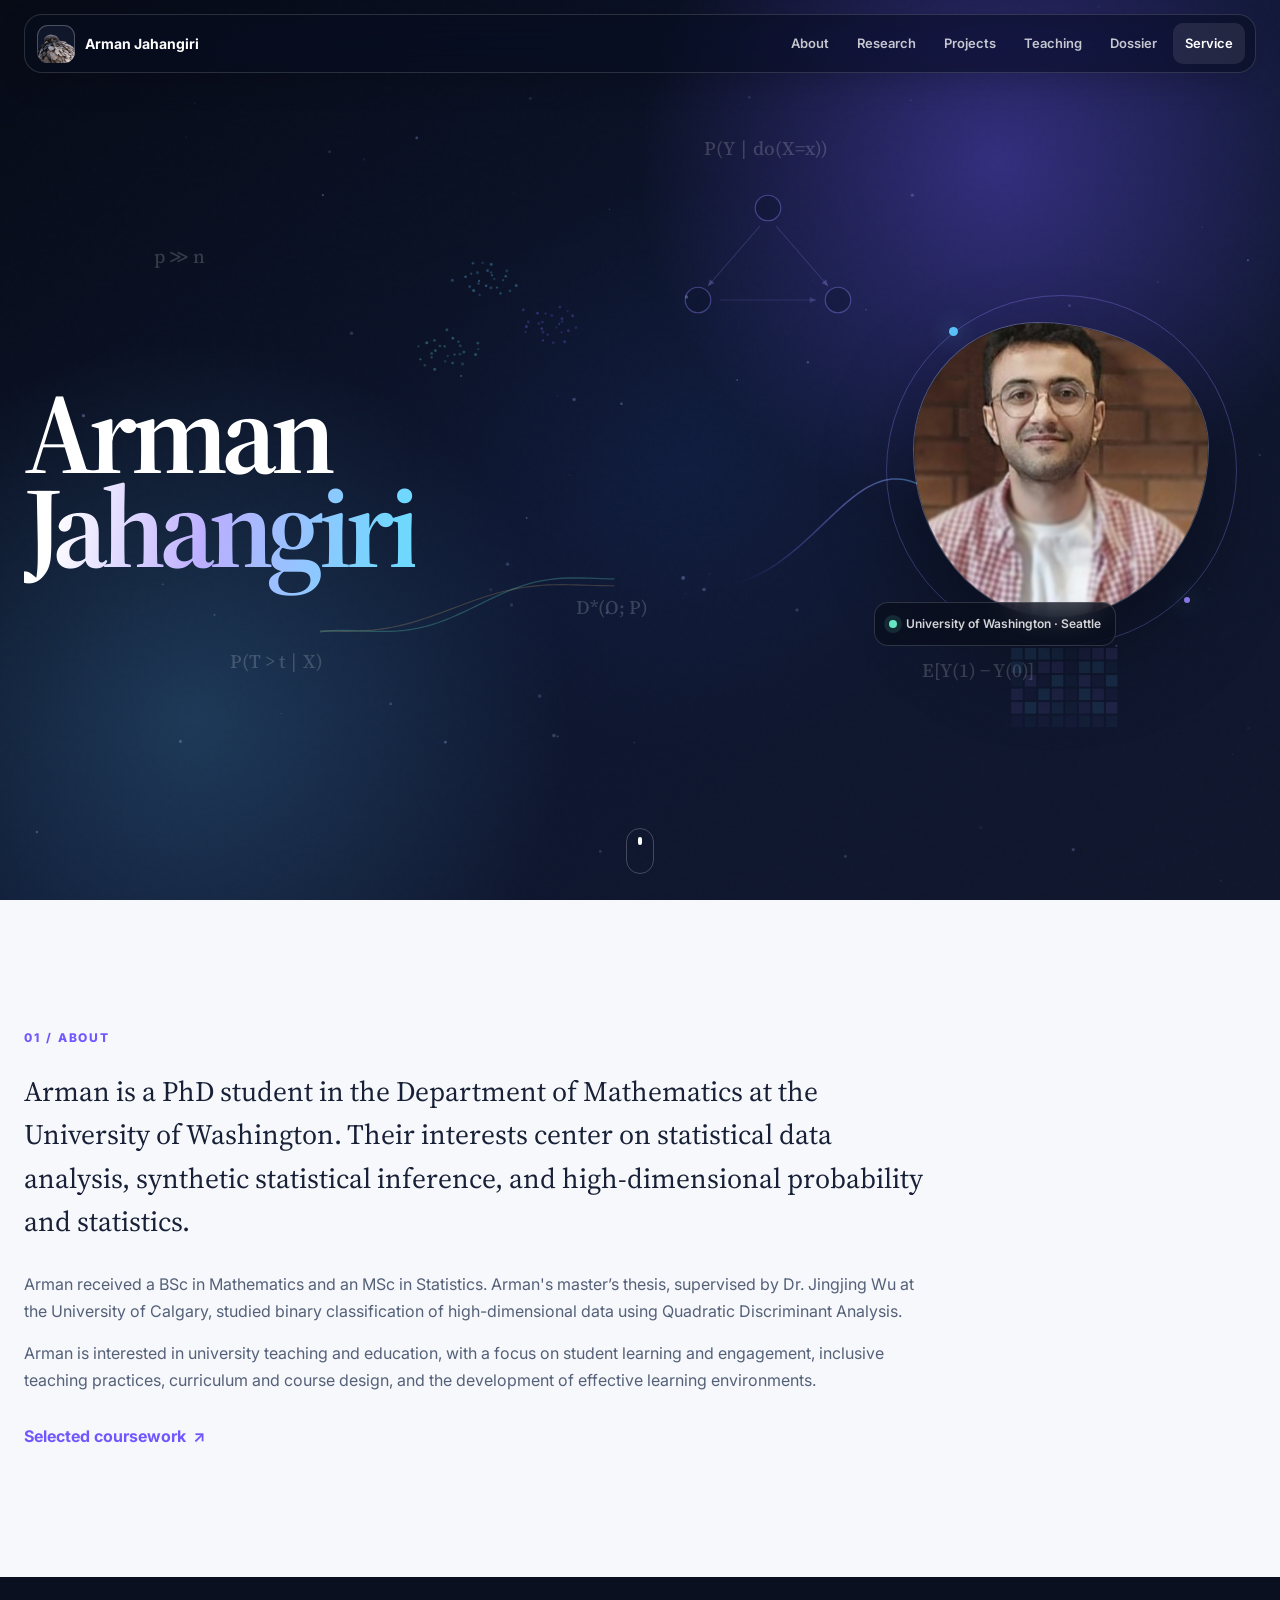
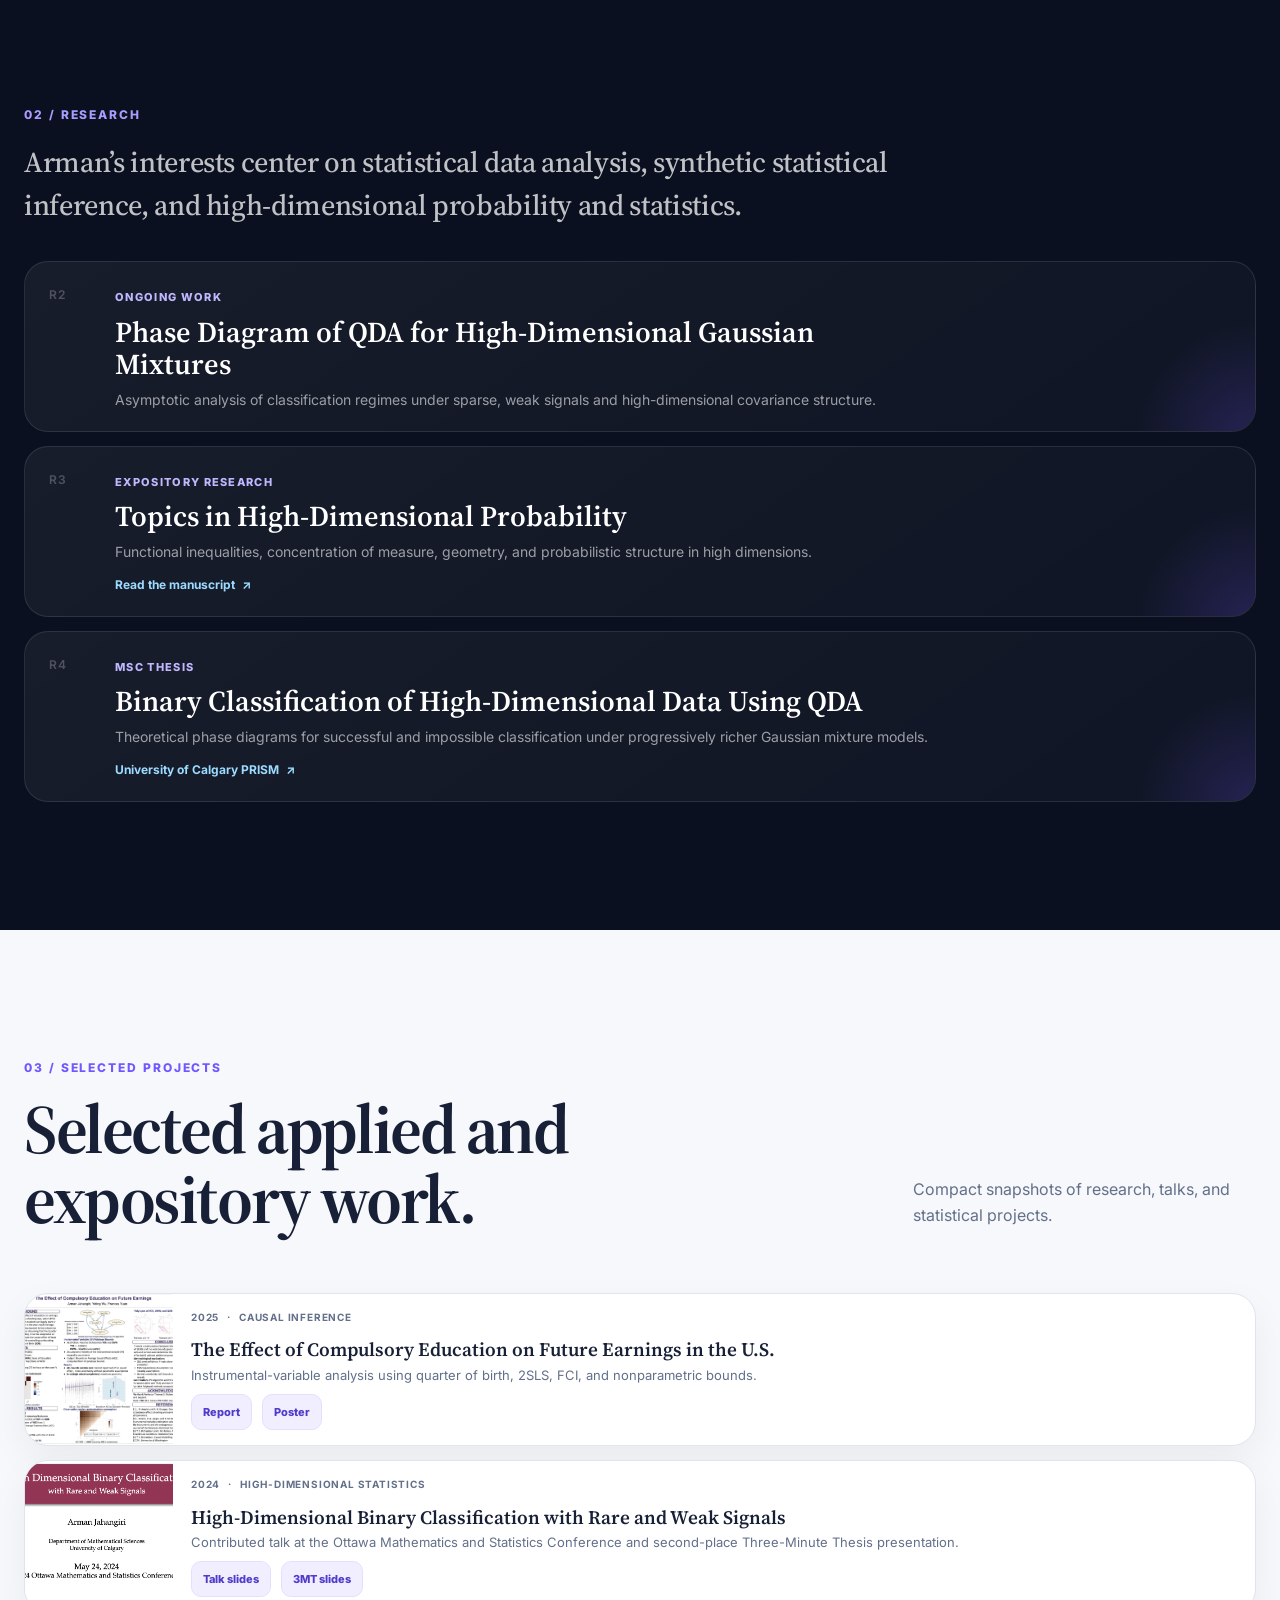
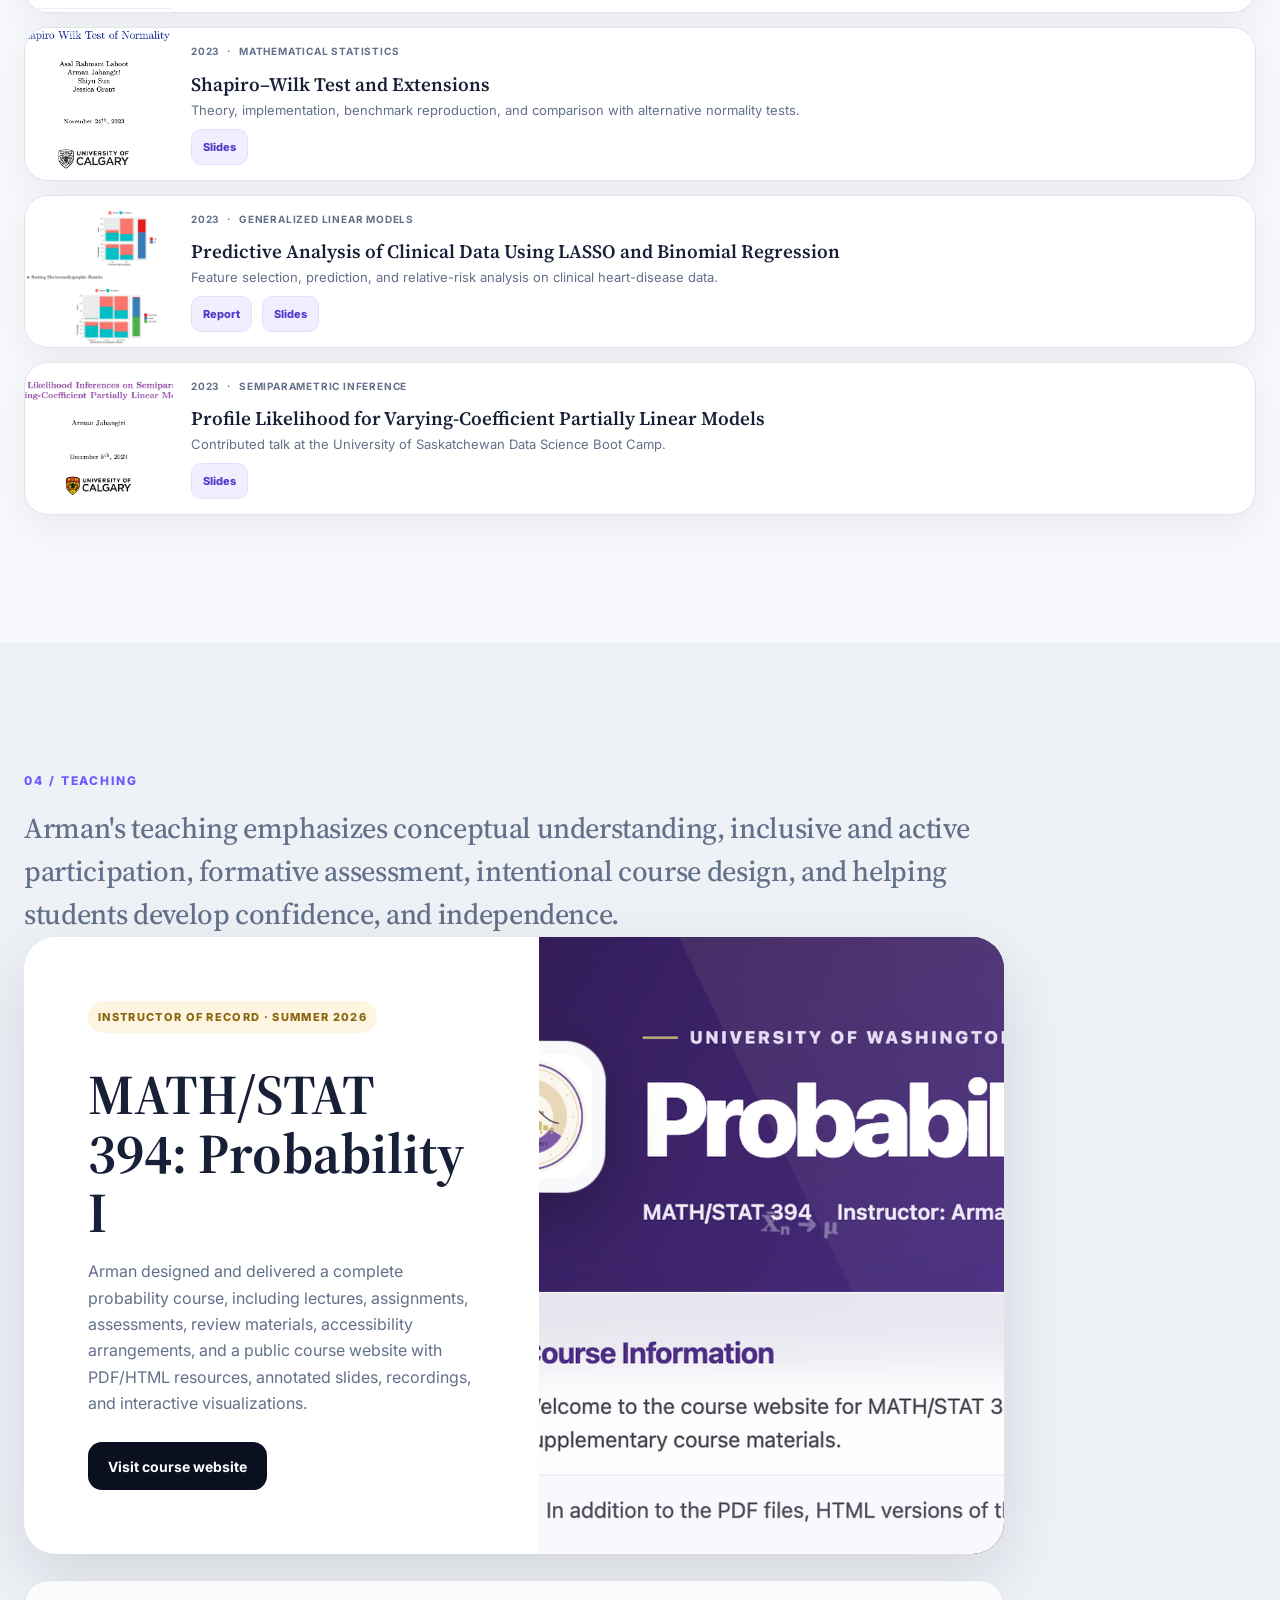
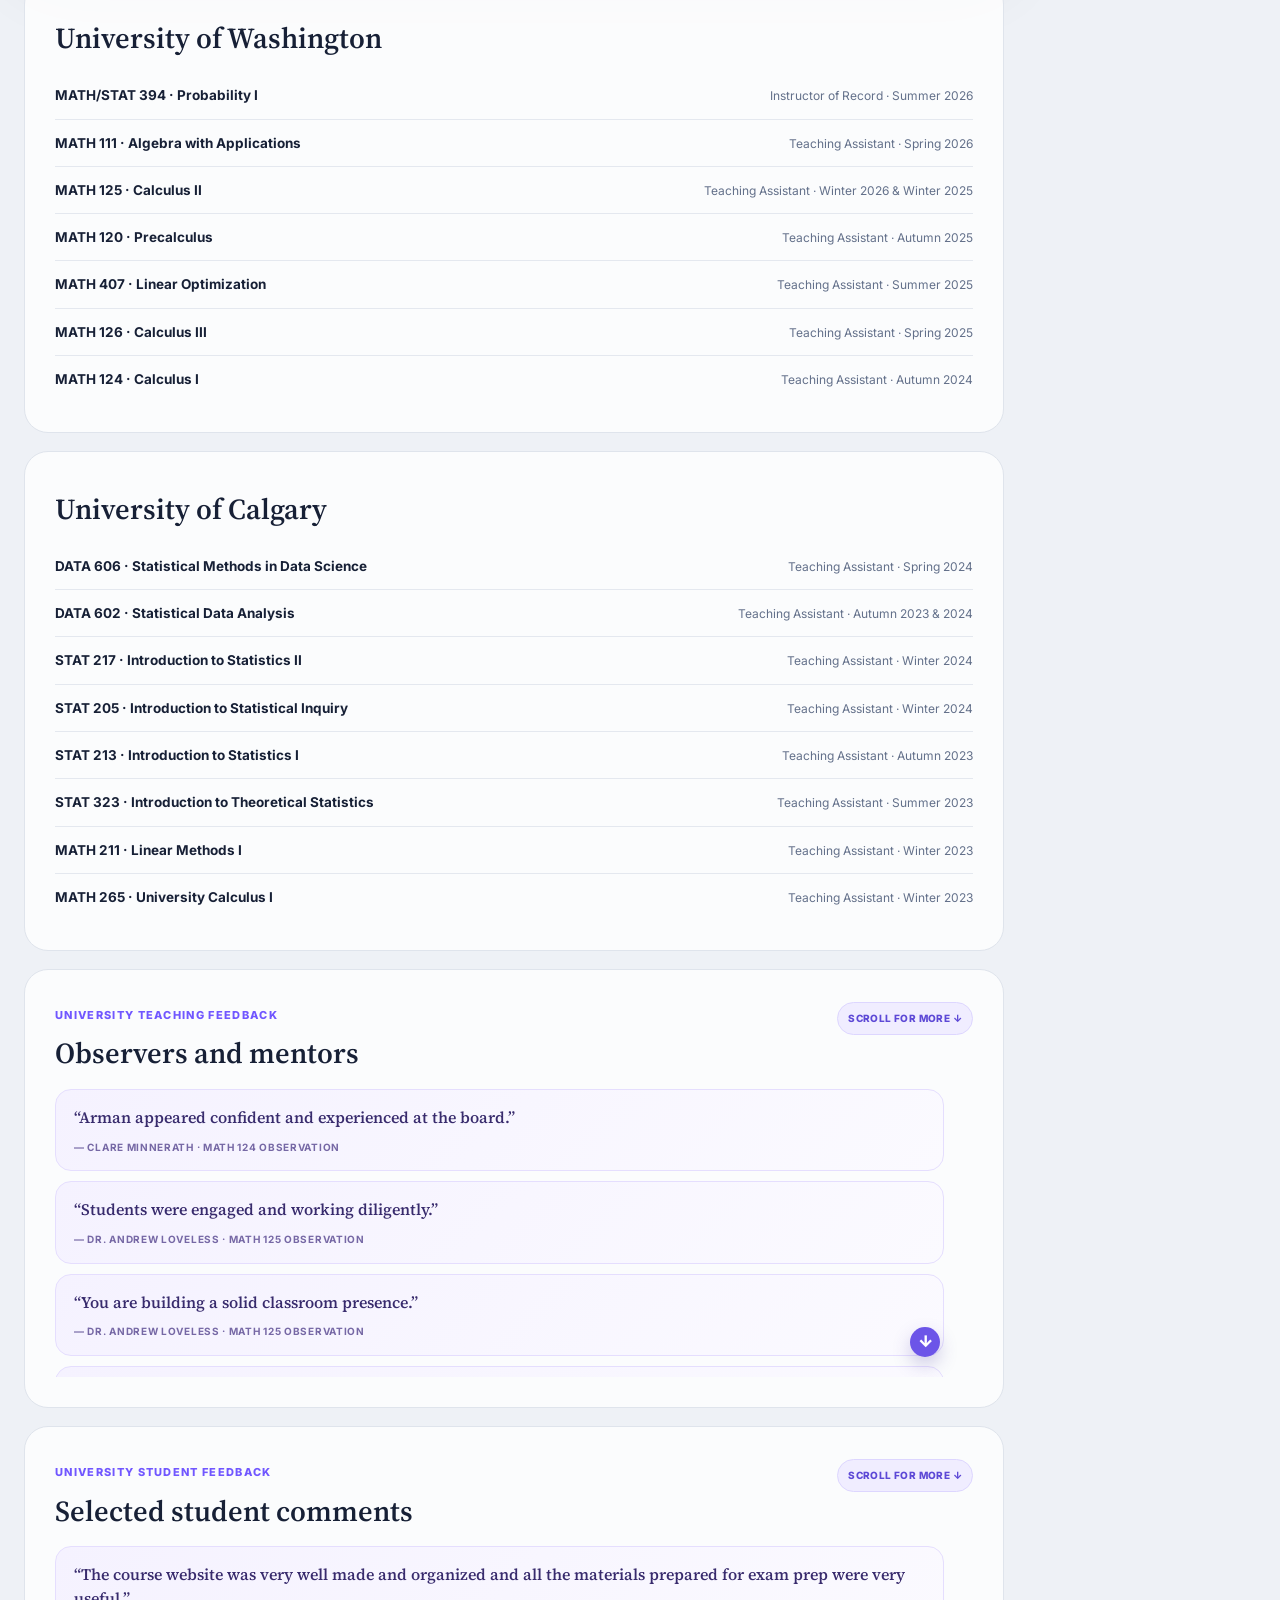
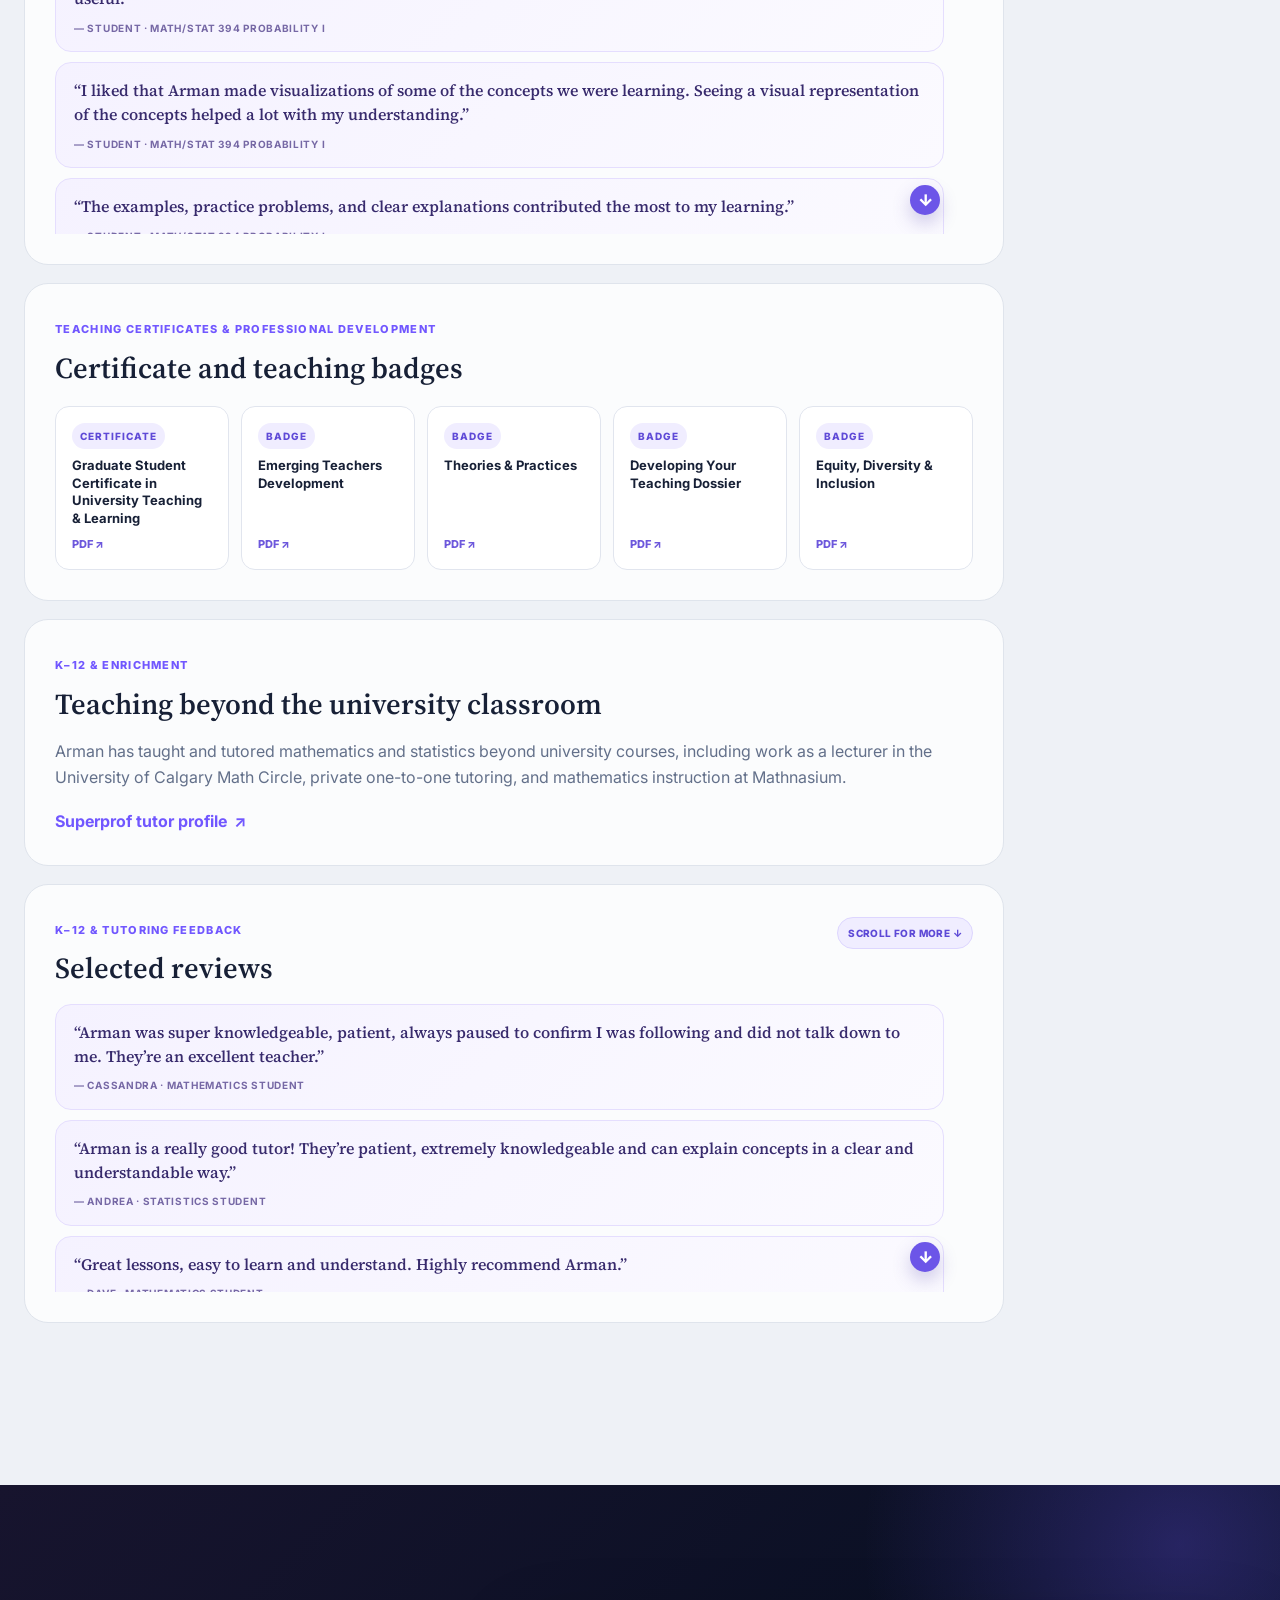
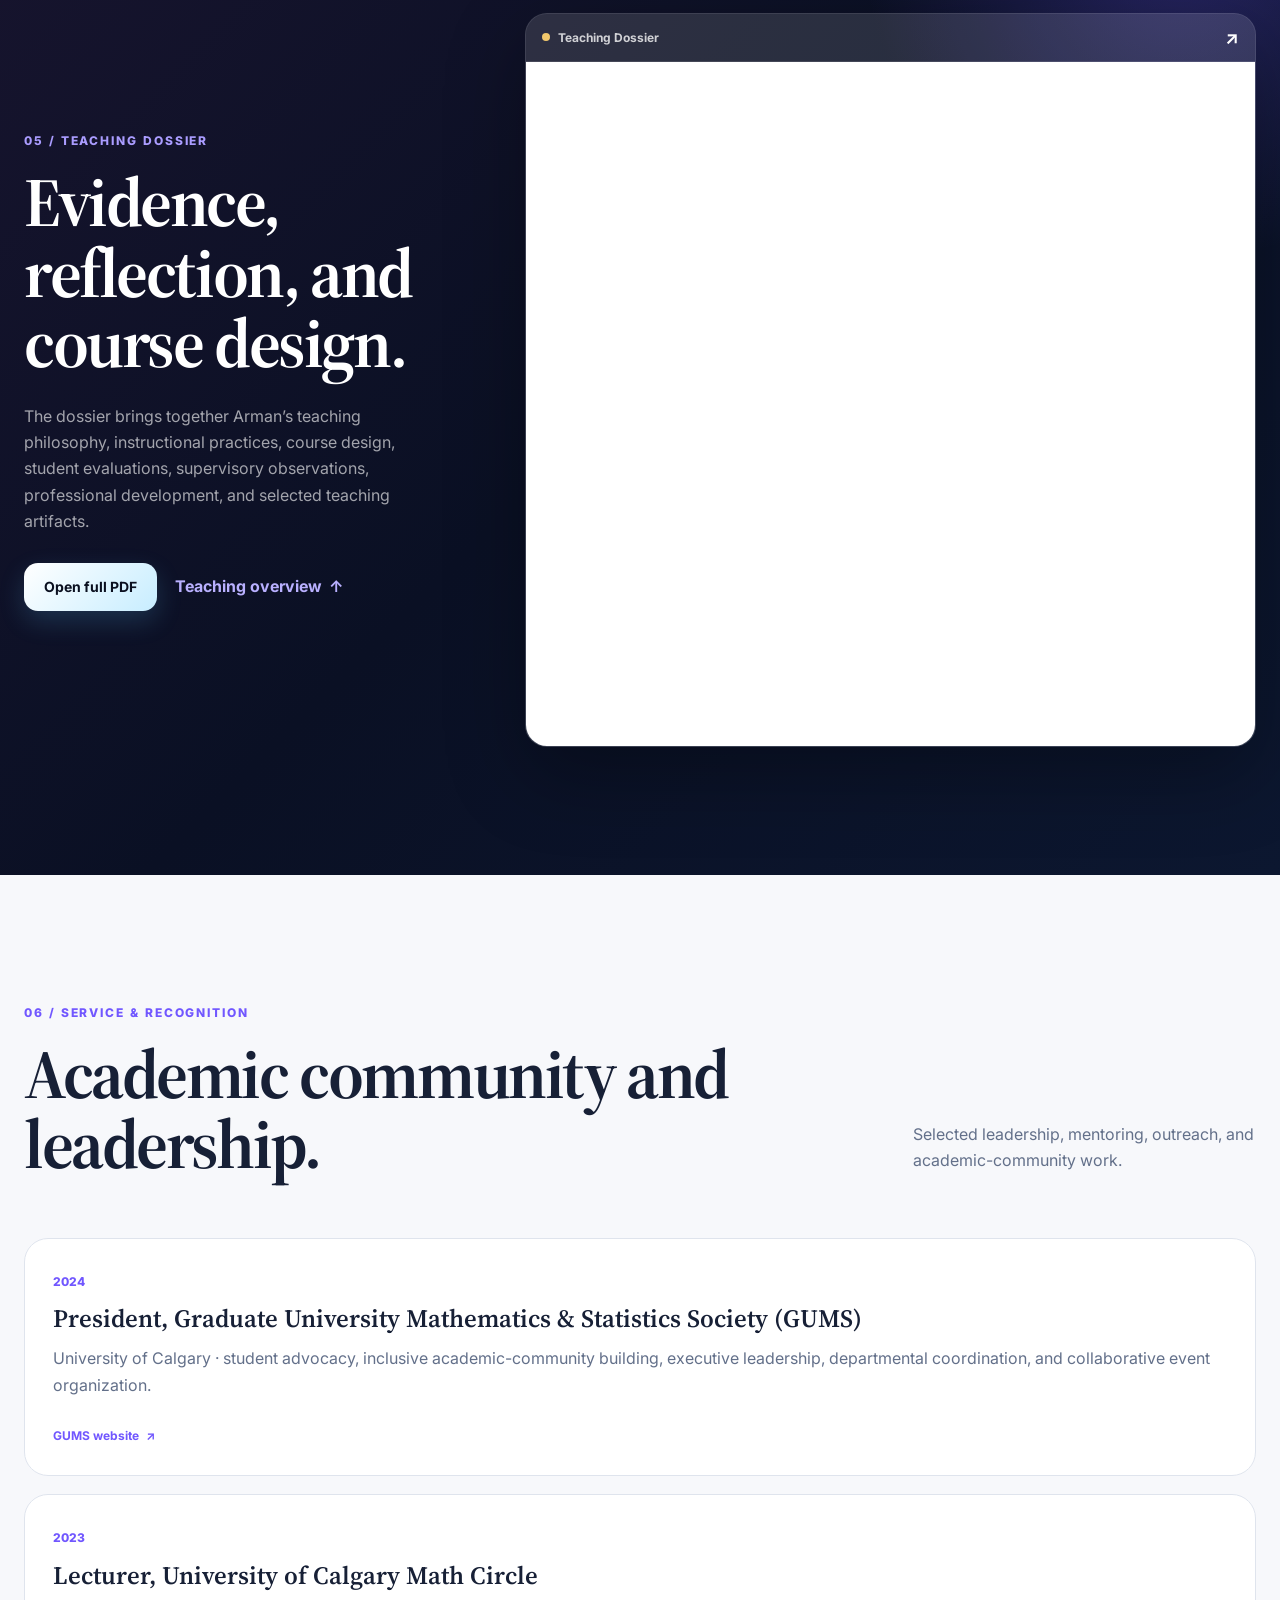
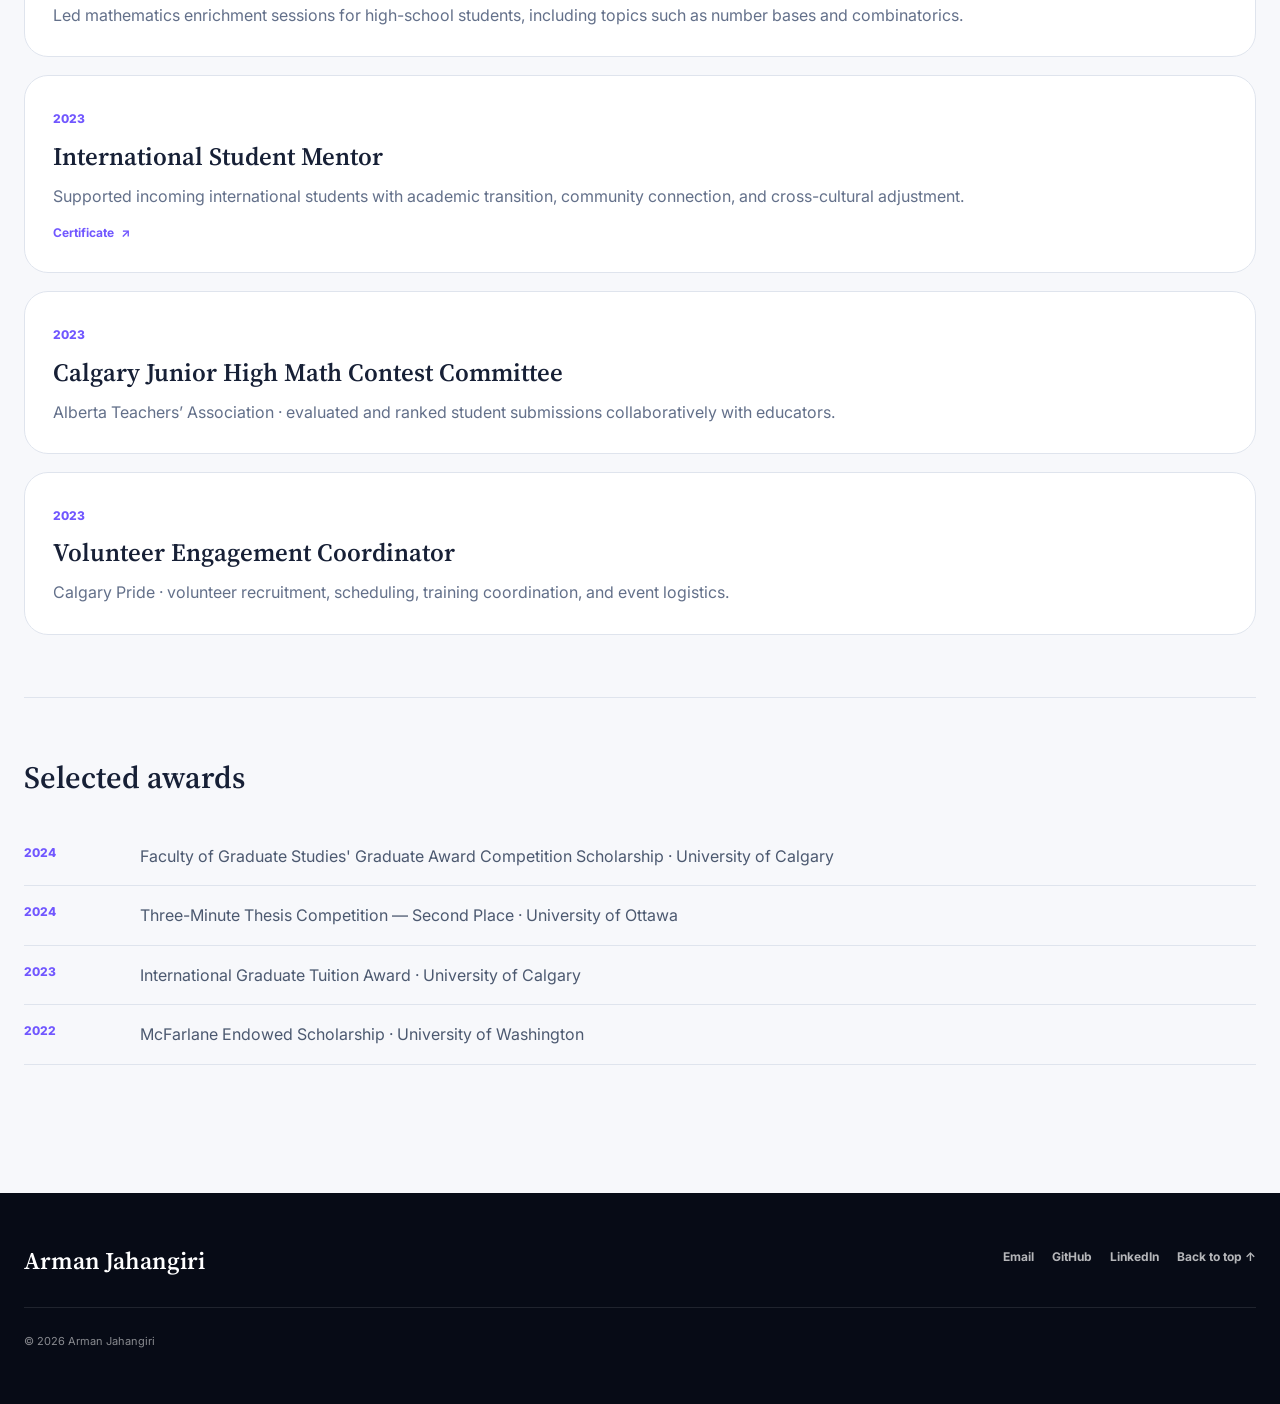
<file: site/index.html>
<!DOCTYPE html>

<html lang="en">
<head>
<meta charset="utf-8"/>
<meta content="width=device-width, initial-scale=1, viewport-fit=cover" name="viewport"/>
<meta content="#0b1020" name="theme-color"/>
<meta content="Arman Jahangiri — PhD student in Mathematics at the University of Washington. Interests in statistical data analysis, synthetic statistical inference, high-dimensional probability and statistics, and teaching." name="description"/>
<meta content="Arman Jahangiri" name="author"/>
<meta content="Arman Jahangiri" property="og:title"/>
<meta content="Research, teaching, projects, and academic community work in statistics, probability, mathematics, and education." property="og:description"/>
<meta content="website" property="og:type"/>
<meta content="https://armanjg.github.io/" property="og:url"/>
<meta content="https://armanjg.github.io/assets/images/profile/arman-jahangiri.png" property="og:image"/>
<link href="https://armanjg.github.io/" rel="canonical"/>
<link href="assets/images/profile/parakeet-brand.png" rel="icon" type="image/png"/>
<link href="https://fonts.googleapis.com" rel="preconnect"/>
<link crossorigin="" href="https://fonts.gstatic.com" rel="preconnect"/>
<link href="https://fonts.googleapis.com/css2?family=Inter:wght@400;500;600;700;800&amp;family=Source+Serif+4:opsz,wght@8..60,500;8..60,650&amp;display=swap" rel="stylesheet"/>
<link href="assets/css/styles.css" rel="stylesheet"/>
<title>Arman Jahangiri</title>
<script type="application/ld+json">
  {
    "@context": "https://schema.org",
    "@type": "Person",
    "name": "Arman Jahangiri",
    "url": "https://armanjg.github.io/",
    "image": "https://armanjg.github.io/assets/images/profile/arman-jahangiri.png",
    "jobTitle": "PhD Student in Mathematics",
    "affiliation": {
      "@type": "CollegeOrUniversity",
      "name": "University of Washington"
    },
    "sameAs": [
      "https://github.com/armanjg",
      "https://www.linkedin.com/in/arman-jahangiri",
      "https://math.washington.edu/people/arman-jahangiri"
    ]
  }
  </script>
</head>
<body>
<div aria-hidden="true" class="page-top-anchor" id="top"></div>
<a class="skip-link" href="#main">Skip to content</a>
<header class="site-header">
<nav aria-label="Main navigation" class="nav-shell">
<a aria-label="Arman Jahangiri — home" class="brand" data-scroll-top="" href="#top">
<span class="brand-mark"><img alt="" aria-hidden="true" src="assets/images/profile/parakeet-brand.png"/></span>
<span class="brand-name">Arman Jahangiri</span>
</a>
<button aria-controls="nav-links" aria-expanded="false" aria-label="Open navigation" class="nav-toggle">
<span></span><span></span><span></span>
</button>
<div class="nav-links" id="nav-links">
<a href="#about">About</a>
<a href="#research">Research</a>
<a href="#projects">Projects</a>
<a href="#teaching">Teaching</a>
<a href="#dossier">Dossier</a>
<a href="#service">Service</a>
</div>
</nav>
</header>
<main id="main">
<section aria-labelledby="hero-title" class="hero">
<canvas aria-hidden="true" id="data-field"></canvas>
<div aria-hidden="true" class="hero-noise"></div>
<div aria-hidden="true" class="math-floaters">
<span class="mf mf-1">P(Y ∣ do(X=x))</span>
<span class="mf mf-2">E[Y(1) − Y(0)]</span>
<span class="mf mf-3">D*(O; P)</span>
<span class="mf mf-4">p ≫ n</span>
<span class="mf mf-5">P(T &gt; t ∣ X)</span>
<span class="mf mf-6">√n(θ̂ − θ)</span>
</div>
<div class="hero-inner">
<div class="hero-copy reveal">

<h1 id="hero-title">Arman<br/><span>Jahangiri</span></h1>



</div>
<div class="hero-portrait-wrap reveal reveal-delay-1">
<div aria-hidden="true" class="portrait-orbit"></div>
<img alt="Portrait of Arman Jahangiri" class="hero-portrait" src="assets/images/profile/arman-jahangiri.png"/>
<div class="hero-status">
<span class="status-dot"></span>
<span>University of Washington · Seattle</span>
</div>
</div>
</div>
<a aria-label="Scroll to About section" class="scroll-cue" href="#about"><span></span></a>
</section>
<section class="section section-light" id="about">
<div class="section-shell about-grid about-grid-simple">
<div class="section-heading reveal">
<span class="section-kicker">01 / About</span>

</div>
<div class="about-copy reveal reveal-delay-1">
<p class="lead">Arman is a PhD student in the Department of Mathematics at the University of Washington. Their interests center on statistical data analysis, synthetic statistical inference, and high-dimensional probability and statistics.</p>
<p>Arman received a BSc in Mathematics and an MSc in Statistics. Arman's master’s thesis, supervised by Dr. Jingjing Wu at the University of Calgary, studied binary classification of high-dimensional data using Quadratic Discriminant Analysis.</p>
<p>Arman is interested in university teaching and education, with a focus on student learning and engagement, inclusive teaching practices, curriculum and course design, and the development of effective learning environments.</p>
<div class="about-links">
<a class="text-link" href="assets/documents/research/coursework.pdf" rel="noopener" target="_blank">Selected coursework <span>↗</span></a>
</div>
</div>
</div>
</section>
<section class="section section-ink" id="research">
<div class="section-shell">
<div class="section-heading section-heading-wide reveal section-heading-intro">
<div>
<span class="section-kicker">02 / Research</span>

<p class="section-intro-copy">Arman’s interests center on statistical data analysis, synthetic statistical inference, and high-dimensional probability and statistics.</p></div>

</div>
<div class="research-grid">
<article class="research-card reveal reveal-delay-1 research-card-row">
<div class="research-index">R2</div>
<div>
<span class="tag">Ongoing work</span>
<h3>Phase Diagram of QDA for High-Dimensional Gaussian Mixtures</h3>
<p>Asymptotic analysis of classification regimes under sparse, weak signals and high-dimensional covariance structure.</p>
</div>
</article>
<article class="research-card reveal research-card-row">
<div class="research-index">R3</div>
<div>
<span class="tag">Expository research</span>
<h3>Topics in High-Dimensional Probability</h3>
<p>Functional inequalities, concentration of measure, geometry, and probabilistic structure in high dimensions.</p>
<a class="card-link" href="assets/documents/research/topics-high-dimensional-probability.pdf" rel="noopener" target="_blank">Read the manuscript <span>↗</span></a>
</div>
</article>
<article class="research-card reveal reveal-delay-1 research-card-row">
<div class="research-index">R4</div>
<div>
<span class="tag">MSc thesis</span>
<h3>Binary Classification of High-Dimensional Data Using QDA</h3>
<p>Theoretical phase diagrams for successful and impossible classification under progressively richer Gaussian mixture models.</p>
<a class="card-link" href="https://hdl.handle.net/1880/121138" rel="noopener" target="_blank">University of Calgary PRISM <span>↗</span></a>
</div>
</article>
</div>
</div>
</section>
<section class="section section-light" id="projects">
<div class="section-shell">
<div class="section-heading section-heading-wide reveal">
<div>
<span class="section-kicker">03 / Selected Projects</span>
<h2>Selected applied and expository work.</h2>
</div>
<p>Compact snapshots of research, talks, and statistical projects.</p>
</div>
<div class="project-grid project-grid-single">
<article class="project-card project-card-compact reveal project-card-row">
<div class="project-image"><img alt="Preview of compulsory education project poster" loading="lazy" src="assets/images/previews/poster_preview.png"/></div>
<div class="project-body">
<div class="project-meta"><span>2025</span><span>Causal inference</span></div>
<h3>The Effect of Compulsory Education on Future Earnings in the U.S.</h3>
<p>Instrumental-variable analysis using quarter of birth, 2SLS, FCI, and nonparametric bounds.</p>
<div class="project-links">
<a href="assets/documents/projects/compulsory-education-report.pdf" rel="noopener" target="_blank">Report</a>
<a href="assets/documents/projects/compulsory-education-poster.pdf" rel="noopener" target="_blank">Poster</a>
</div>
</div>
</article>
<article class="project-card project-card-compact reveal project-card-row">
<div class="project-image"><img alt="Preview of high-dimensional classification talk" loading="lazy" src="assets/images/previews/omsc-slides_preview.png"/></div>
<div class="project-body">
<div class="project-meta"><span>2024</span><span>High-dimensional statistics</span></div>
<h3>High-Dimensional Binary Classification with Rare and Weak Signals</h3>
<p>Contributed talk at the Ottawa Mathematics and Statistics Conference and second-place Three-Minute Thesis presentation.</p>
<div class="project-links">
<a href="assets/documents/projects/high-dimensional-classification-omsc-slides.pdf" rel="noopener" target="_blank">Talk slides</a>
<a href="assets/documents/projects/high-dimensional-classification-3mt-slides.pdf" rel="noopener" target="_blank">3MT slides</a>
</div>
</div>
</article>
<article class="project-card project-card-compact reveal project-card-row">
<div class="project-image"><img alt="Preview of Shapiro-Wilk project slides" loading="lazy" src="assets/images/previews/shapiro-wilk-slides_preview.png"/></div>
<div class="project-body">
<div class="project-meta"><span>2023</span><span>Mathematical statistics</span></div>
<h3>Shapiro–Wilk Test and Extensions</h3>
<p>Theory, implementation, benchmark reproduction, and comparison with alternative normality tests.</p>
<div class="project-links"><a href="assets/documents/projects/shapiro-wilk-slides.pdf" rel="noopener" target="_blank">Slides</a></div>
</div>
</article>
<article class="project-card project-card-compact reveal project-card-row">
<div class="project-image"><img alt="Preview of GLM clinical data project" loading="lazy" src="assets/images/previews/glm-project-report_preview.png"/></div>
<div class="project-body">
<div class="project-meta"><span>2023</span><span>Generalized linear models</span></div>
<h3>Predictive Analysis of Clinical Data Using LASSO and Binomial Regression</h3>
<p>Feature selection, prediction, and relative-risk analysis on clinical heart-disease data.</p>
<div class="project-links">
<a href="assets/documents/projects/glm-clinical-data-report.pdf" rel="noopener" target="_blank">Report</a>
<a href="assets/documents/projects/glm-clinical-data-slides.pdf" rel="noopener" target="_blank">Slides</a>
</div>
</div>
</article>
<article class="project-card project-card-compact reveal project-card-row">
<div class="project-image"><img alt="Preview of semiparametric profile likelihood talk" loading="lazy" src="assets/images/previews/vcplm-slides_preview.png"/></div>
<div class="project-body">
<div class="project-meta"><span>2023</span><span>Semiparametric inference</span></div>
<h3>Profile Likelihood for Varying-Coefficient Partially Linear Models</h3>
<p>Contributed talk at the University of Saskatchewan Data Science Boot Camp.</p>
<div class="project-links"><a href="assets/documents/projects/vcplm-slides.pdf" rel="noopener" target="_blank">Slides</a></div>
</div>
</article>
</div>
</div>
</section>
<section class="section section-mist" id="teaching">
<div class="section-shell">
<div class="section-heading section-heading-wide reveal section-heading-intro">
<div>
<span class="section-kicker">04 / Teaching</span>

<p class="section-intro-copy">
Arman's teaching emphasizes conceptual understanding, inclusive and active participation, formative assessment, intentional course design, and helping students develop confidence, and independence.
</p>
</div>
<div class="teaching-feature reveal">
<div class="teaching-feature-copy">
<span class="tag tag-gold">Instructor of Record · Summer 2026</span>
<h3>MATH/STAT 394: Probability I</h3>
<p>Arman designed and delivered a complete probability course, including lectures, assignments, assessments, review materials, accessibility arrangements, and a public course website with PDF/HTML resources, annotated slides, recordings, and interactive visualizations.</p>
<a class="btn btn-dark" href="https://armanjg.github.io/MATH-394-Probability-1-v2/" rel="noopener" target="_blank">Visit course website</a>
</div>
<div class="teaching-feature-preview">
<img alt="Preview of the redesigned MATH/STAT 394 course website" loading="lazy" src="assets/images/previews/MATH394_preview.png"/>
</div>
</div>
<div class="teaching-stack">
<article class="teaching-panel reveal">
<h3>University of Washington</h3>
<ul class="timeline-list">
<li><strong>MATH/STAT 394 · Probability I</strong><span>Instructor of Record · Summer 2026</span></li>
<li><strong>MATH 111 · Algebra with Applications</strong><span>Teaching Assistant · Spring 2026</span></li>
<li><strong>MATH 125 · Calculus II</strong><span>Teaching Assistant · Winter 2026 &amp; Winter 2025</span></li>
<li><strong>MATH 120 · Precalculus</strong><span>Teaching Assistant · Autumn 2025</span></li>
<li><strong>MATH 407 · Linear Optimization</strong><span>Teaching Assistant · Summer 2025</span></li>
<li><strong>MATH 126 · Calculus III</strong><span>Teaching Assistant · Spring 2025</span></li>
<li><strong>MATH 124 · Calculus I</strong><span>Teaching Assistant · Autumn 2024</span></li>
</ul>
</article>
<article class="teaching-panel reveal">
<h3>University of Calgary</h3>
<ul class="timeline-list">
<li><strong>DATA 606 · Statistical Methods in Data Science</strong><span>Teaching Assistant · Spring 2024</span></li>
<li><strong>DATA 602 · Statistical Data Analysis</strong><span>Teaching Assistant · Autumn 2023 &amp; 2024</span></li>
<li><strong>STAT 217 · Introduction to Statistics II</strong><span>Teaching Assistant · Winter 2024</span></li>
<li><strong>STAT 205 · Introduction to Statistical Inquiry</strong><span>Teaching Assistant · Winter 2024</span></li>
<li><strong>STAT 213 · Introduction to Statistics I</strong><span>Teaching Assistant · Autumn 2023</span></li>
<li><strong>STAT 323 · Introduction to Theoretical Statistics</strong><span>Teaching Assistant · Summer 2023</span></li>
<li><strong>MATH 211 · Linear Methods I</strong><span>Teaching Assistant · Winter 2023</span></li>
<li><strong>MATH 265 · University Calculus I</strong><span>Teaching Assistant · Winter 2023</span></li>
</ul>
</article>
<article class="teaching-panel feedback-panel reveal">
<div class="panel-heading-row">
<div>
<span class="panel-label">University teaching feedback</span>
<h3>Observers and mentors</h3>
</div>
<span class="scroll-hint">Scroll for more ↓</span>
</div>
<div aria-label="Scrollable university teaching observer feedback" class="feedback-scroll feedback-scroll-window" tabindex="0">
<blockquote class="feedback-card">“Arman appeared confident and experienced at the board.”<cite>— Clare Minnerath · MATH 124 observation</cite></blockquote>
<blockquote class="feedback-card">“Students were engaged and working diligently.”<cite>— Dr. Andrew Loveless · MATH 125 observation</cite></blockquote>
<blockquote class="feedback-card">“You are building a solid classroom presence.”<cite>— Dr. Andrew Loveless · MATH 125 observation</cite></blockquote>
<blockquote class="feedback-card">“Effective and carefully prepared.”<cite>— Dr. Natalie Naehrig · MATH/STAT 394 observation</cite></blockquote>
<blockquote class="feedback-card">“Calm, well paced, and well matched to the course level.”<cite>— Dr. Natalie Naehrig · MATH/STAT 394 observation</cite></blockquote>
<blockquote class="feedback-card feedback-note">Teaching mentorship and professional-development guidance have also included Charles A. Camacho through UW’s TA-development community.<cite>— Teaching mentorship</cite></blockquote>
</div>
</article>
<article class="teaching-panel feedback-panel reveal">
<div class="panel-heading-row">
<div>
<span class="panel-label">University student feedback</span>
<h3>Selected student comments</h3>
</div>
<span class="scroll-hint">Scroll for more ↓</span>
</div>
<div aria-label="Scrollable university student feedback" class="feedback-scroll feedback-scroll-window" tabindex="0">
<blockquote class="feedback-card">“The course website was very well made and organized and all the materials prepared for exam prep were very useful.”<cite>— Student · MATH/STAT 394 Probability I</cite></blockquote>
<blockquote class="feedback-card">“I liked that Arman made visualizations of some of the concepts we were learning. Seeing a visual representation of the concepts helped a lot with my understanding.”<cite>— Student · MATH/STAT 394 Probability I</cite></blockquote>
<blockquote class="feedback-card">“The examples, practice problems, and clear explanations contributed the most to my learning.”<cite>— Student · MATH/STAT 394 Probability I</cite></blockquote>
<blockquote class="feedback-card">“Arman’s advanced understanding of mathematics gave a broader point of view towards the material comparatively to the curriculum itself.”<cite>— Student · MATH 120 Precalculus</cite></blockquote>
<blockquote class="feedback-card">“When Arman went over the test prep, I understood the material better.”<cite>— Student · MATH 120 Precalculus</cite></blockquote>
<blockquote class="feedback-card">“The problem walk-throughs were very helpful in my learning.”<cite>— Student · MATH 125 Calculus II</cite></blockquote>
<blockquote class="feedback-card">“The board explanations were really useful; learning the same thing in a different way helps to understand it better.”<cite>— Student · MATH 125 Calculus II</cite></blockquote>
<blockquote class="feedback-card">“Time spent going over problems was useful and clear.”<cite>— Student · MATH 126 Calculus III</cite></blockquote>
</div>
</article>
<article class="teaching-panel credentials-panel reveal">
<span class="panel-label">Teaching certificates &amp; professional development</span>
<h3>Certificate and teaching badges</h3>
<div class="credential-list">
<a href="assets/documents/teaching/certificates/university-teaching-learning-certificate.pdf" rel="noopener" target="_blank"><span>Certificate</span><strong>Graduate Student Certificate in University Teaching &amp; Learning</strong><em>PDF ↗</em></a>
<a href="assets/documents/teaching/certificates/emerging-teachers-development.pdf" rel="noopener" target="_blank"><span>Badge</span><strong>Emerging Teachers Development</strong><em>PDF ↗</em></a>
<a href="assets/documents/teaching/certificates/theories-practices.pdf" rel="noopener" target="_blank"><span>Badge</span><strong>Theories &amp; Practices</strong><em>PDF ↗</em></a>
<a href="assets/documents/teaching/certificates/teaching-dossier-badge.pdf" rel="noopener" target="_blank"><span>Badge</span><strong>Developing Your Teaching Dossier</strong><em>PDF ↗</em></a>
<a href="assets/documents/teaching/certificates/equity-diversity-inclusion.pdf" rel="noopener" target="_blank"><span>Badge</span><strong>Equity, Diversity &amp; Inclusion</strong><em>PDF ↗</em></a>
</div>
</article>
<article class="teaching-panel reveal">
<span class="panel-label">K–12 &amp; enrichment</span>
<h3>Teaching beyond the university classroom</h3>
<p>Arman has taught and tutored mathematics and statistics beyond university courses, including work as a lecturer in the University of Calgary Math Circle, private one-to-one tutoring, and mathematics instruction at Mathnasium.</p>
<div class="enrichment-links">
<a class="text-link" href="https://www.superprof.ca/phd-mathematics-experienced-instructor-committed-students-academic-excellence-through-individualized-approach.html" rel="noopener" target="_blank">Superprof tutor profile <span>↗</span></a>
</div>
</article>
<article class="teaching-panel feedback-panel reveal">
<div class="panel-heading-row">
<div>
<span class="panel-label">K–12 &amp; tutoring feedback</span>
<h3>Selected reviews</h3>
</div>
<span class="scroll-hint">Scroll for more ↓</span>
</div>
<div aria-label="Scrollable tutoring reviews" class="feedback-scroll feedback-scroll-window" tabindex="0">
<blockquote class="feedback-card">“Arman was super knowledgeable, patient, always paused to confirm I was following and did not talk down to me. They’re an excellent teacher.”<cite>— Cassandra · Mathematics student</cite></blockquote>
<blockquote class="feedback-card">“Arman is a really good tutor! They’re patient, extremely knowledgeable and can explain concepts in a clear and understandable way.”<cite>— Andrea · Statistics student</cite></blockquote>
<blockquote class="feedback-card">“Great lessons, easy to learn and understand. Highly recommend Arman.”<cite>— Dave · Mathematics student</cite></blockquote>
<blockquote class="feedback-card">“Arman’s thorough knowledge of the subject matter as well as their ability to provide invaluable insight into math methodology has enabled my son to apply Arman’s valuable instruction.”<cite>— Erik · Parent</cite></blockquote>
<blockquote class="feedback-card">“Arman is a great tutor. Very intelligent. They have been helping me prepare for my university classes, and are patient and explain solutions well.”<cite>— Steven · Mathematics student</cite></blockquote>
</div>
</article>
</div>
</div>
</section>
<section class="section section-dossier" id="dossier">
<div class="section-shell dossier-layout">
<div class="dossier-copy reveal">
<span class="section-kicker">05 / Teaching Dossier</span>
<h2>Evidence, reflection, and course design.</h2>
<p>The dossier brings together Arman’s teaching philosophy, instructional practices, course design, student evaluations, supervisory observations, professional development, and selected teaching artifacts.</p>
<div class="dossier-actions">
<a class="btn btn-primary" href="assets/documents/teaching/teaching-dossier.pdf" rel="noopener" target="_blank">Open full PDF</a>
<a class="text-link light-link" href="#teaching">Teaching overview <span>↑</span></a>
</div>
</div>
<div class="pdf-frame-wrap reveal reveal-delay-1">
<div class="pdf-frame-bar">
<span><span class="pdf-dot"></span> Teaching Dossier</span>
<a aria-label="Open Teaching Dossier in a new tab" href="assets/documents/teaching/teaching-dossier.pdf" rel="noopener" target="_blank">↗</a>
</div>
<iframe class="pdf-frame" src="assets/documents/teaching/teaching-dossier.pdf#view=FitH&amp;navpanes=0" title="Teaching Dossier PDF"></iframe>
</div>
</div>
</section>
<section class="section section-light" id="service">
<div class="section-shell">
<div class="section-heading section-heading-wide reveal">
<div>
<span class="section-kicker">06 / Service &amp; Recognition</span>
<h2>Academic community and leadership.</h2>
</div>
<p>Selected leadership, mentoring, outreach, and academic-community work.</p>
</div>
<div class="service-grid service-grid-single">
<article class="service-card service-card-rich reveal">
<div>
<span class="service-year">2024</span>
<h3>President, Graduate University Mathematics &amp; Statistics Society (GUMS)</h3>
<p>University of Calgary · student advocacy, inclusive academic-community building, executive leadership, departmental coordination, and collaborative event organization.</p>
<div class="service-links">
<span class="hover-photo-link">
<a class="card-link" href="https://sites.google.com/view/gumsuofc" rel="noopener" target="_blank">GUMS website <span>↗</span></a>
<span aria-hidden="true" class="hover-photo-preview gums-preview-card">
<span class="gums-preview-mark">GUMS</span>
<span>Graduate University of Calgary Mathematics &amp; Statistics Society</span>
<small>University of Calgary · 2024</small>
</span>
</span>
</div>
</div>
</article>
<article class="service-card reveal">
<span class="service-year">2023</span>
<h3>Lecturer, University of Calgary Math Circle</h3>
<p>Led mathematics enrichment sessions for high-school students, including topics such as number bases and combinatorics.</p>
</article>
<article class="service-card reveal">
<span class="service-year">2023</span>
<h3>International Student Mentor</h3>
<p>Supported incoming international students with academic transition, community connection, and cross-cultural adjustment.</p>
<a class="card-link" href="assets/documents/teaching/service/international-student-mentor.pdf" rel="noopener" target="_blank">Certificate <span>↗</span></a>
</article>
<article class="service-card reveal">
<span class="service-year">2023</span>
<h3>Calgary Junior High Math Contest Committee</h3>
<p>Alberta Teachers’ Association · evaluated and ranked student submissions collaboratively with educators.</p>
</article>
<article class="service-card reveal">
<span class="service-year">2023</span>
<h3>Volunteer Engagement Coordinator</h3>
<p>Calgary Pride · volunteer recruitment, scheduling, training coordination, and event logistics.</p>
</article>
</div>
<div class="awards reveal">
<h3>Selected awards</h3>
<div class="award-list">
<div><span>2024</span><p>Faculty of Graduate Studies' Graduate Award Competition Scholarship · University of Calgary</p></div>
<div><span>2024</span><p>Three-Minute Thesis Competition — Second Place · University of Ottawa</p></div>
<div><span>2023</span><p>International Graduate Tuition Award · University of Calgary</p></div>
<div><span>2022</span><p>McFarlane Endowed Scholarship · University of Washington</p></div>
</div>
</div>
</div>
</section>
</main>
<footer class="site-footer">
<div class="footer-shell">
<div>
<strong>Arman Jahangiri</strong>
</div>
<div class="footer-links">
<a href="mailto:armanjg@uw.edu">Email</a>
<a href="https://github.com/armanjg" rel="noopener" target="_blank">GitHub</a>
<a href="https://www.linkedin.com/in/arman-jahangiri" rel="noopener" target="_blank">LinkedIn</a>
<a data-scroll-top="" href="#top">Back to top ↑</a>
</div>
<p class="copyright">© <span id="year"></span> Arman Jahangiri</p>
</div>
</footer>
<script defer="" src="assets/js/main.js"></script>
</body>
</html>
</file>
<file: site/assets/css/styles.css>
:root {
  --ink: #0b1020;
  --ink-2: #121a31;
  --paper: #f7f8fb;
  --white: #ffffff;
  --text: #172036;
  --muted: #63708a;
  --line: #dfe4ed;
  --violet: #7157ff;
  --violet-2: #9a85ff;
  --blue: #5cc8ff;
  --gold: #f2c86c;
  --mint: #65e6c4;
  --radius-xl: 32px;
  --radius-lg: 24px;
  --radius-md: 16px;
  --shadow: 0 24px 70px rgba(11, 16, 32, 0.12);
  --max: 1240px;
}

* { box-sizing: border-box; }
html { scroll-behavior: smooth; scroll-padding-top: 84px; }
body {
  margin: 0;
  font-family: "Inter", system-ui, -apple-system, BlinkMacSystemFont, "Segoe UI", sans-serif;
  color: var(--text);
  background: var(--paper);
  line-height: 1.65;
  overflow-x: hidden;
}
a { color: inherit; }
img { max-width: 100%; display: block; }
button, a { -webkit-tap-highlight-color: transparent; }
::selection { background: rgba(113,87,255,.24); }

.skip-link {
  position: fixed; left: 16px; top: -80px; z-index: 1000;
  background: #fff; color: #111; padding: 10px 14px; border-radius: 10px;
  transition: top .2s ease;
}
.skip-link:focus { top: 16px; }

.site-header {
  position: fixed; inset: 0 0 auto 0; z-index: 100;
  padding: 14px 24px;
  pointer-events: none;
}
.nav-shell {
  max-width: var(--max); margin: 0 auto; min-height: 58px;
  display: flex; align-items: center; justify-content: space-between;
  padding: 8px 10px 8px 12px;
  border: 1px solid rgba(255,255,255,.14);
  border-radius: 18px;
  background: rgba(9,14,28,.62);
  backdrop-filter: blur(18px) saturate(150%);
  -webkit-backdrop-filter: blur(18px) saturate(150%);
  box-shadow: 0 10px 30px rgba(0,0,0,.16);
  pointer-events: auto;
  transition: background .25s ease, border-color .25s ease;
}
.site-header.scrolled .nav-shell { background: rgba(9,14,28,.9); border-color: rgba(255,255,255,.09); }
.brand { display: flex; align-items: center; gap: 10px; color: #fff; text-decoration: none; font-weight: 700; }
.brand-mark {
  width: 38px; height: 38px; display: grid; place-items: center; border-radius: 11px;
  background: linear-gradient(135deg, var(--violet), #7bdfff); color: #fff; font-size: 12px; letter-spacing: .04em;
  box-shadow: inset 0 0 0 1px rgba(255,255,255,.25);
}
.brand-name { font-size: 14px; }
.nav-links { display: flex; align-items: center; gap: 4px; }
.nav-links a {
  color: rgba(255,255,255,.76); text-decoration: none; font-size: 13px; font-weight: 600;
  padding: 10px 12px; border-radius: 10px; transition: color .2s ease, background .2s ease;
}
.nav-links a:hover, .nav-links a.active { color: #fff; background: rgba(255,255,255,.09); }
.nav-toggle { display: none; width: 44px; height: 44px; border: 0; background: transparent; border-radius: 12px; }
.nav-toggle span { display: block; width: 20px; height: 2px; margin: 4px auto; background: #fff; transition: transform .2s ease, opacity .2s ease; }

.hero {
  position: relative; min-height: 100svh; display: grid; align-items: center; overflow: hidden;
  background:
    radial-gradient(circle at 78% 20%, rgba(113,87,255,.33), transparent 28%),
    radial-gradient(circle at 18% 78%, rgba(92,200,255,.18), transparent 28%),
    linear-gradient(145deg, #070b16 0%, #0e1630 52%, #11172c 100%);
  color: #fff;
}
#data-field { position: absolute; inset: 0; width: 100%; height: 100%; opacity: .75; }
.hero-noise { position: absolute; inset: 0; opacity: .16; pointer-events: none; background-image: url("data:image/svg+xml,%3Csvg viewBox='0 0 220 220' xmlns='http://www.w3.org/2000/svg'%3E%3Cfilter id='n'%3E%3CfeTurbulence type='fractalNoise' baseFrequency='.75' numOctaves='3' stitchTiles='stitch'/%3E%3C/filter%3E%3Crect width='100%25' height='100%25' filter='url(%23n)' opacity='.28'/%3E%3C/svg%3E"); mix-blend-mode: soft-light; }
.hero-inner {
  position: relative; z-index: 3; width: min(var(--max), calc(100% - 48px)); margin: 0 auto;
  display: grid; grid-template-columns: minmax(0, 1.2fr) minmax(320px, .8fr); align-items: center; gap: clamp(40px, 8vw, 110px);
  padding: 140px 0 100px;
}
.eyebrow { display: inline-flex; align-items: center; gap: 8px; font-size: 12px; font-weight: 700; letter-spacing: .16em; text-transform: uppercase; color: #aebcf4; }
.eyebrow::before { content: ""; width: 38px; height: 1px; background: linear-gradient(90deg, var(--violet-2), var(--blue)); }
.hero h1 { margin: 20px 0 20px; font: 650 clamp(64px, 9vw, 132px)/.82 "Source Serif 4", Georgia, serif; letter-spacing: -.055em; }
.hero h1 span { color: transparent; background: linear-gradient(100deg, #fff 10%, #bcaeff 47%, #70d8ff 92%); background-clip: text; -webkit-background-clip: text; }
.hero-lede { max-width: 730px; margin: 0; color: rgba(255,255,255,.74); font-size: clamp(17px, 1.7vw, 21px); line-height: 1.7; }
.hero-actions { display: flex; gap: 12px; flex-wrap: wrap; margin: 32px 0 26px; }
.btn { display: inline-flex; align-items: center; justify-content: center; min-height: 48px; padding: 0 20px; border-radius: 14px; text-decoration: none; font-weight: 700; font-size: 14px; transition: transform .2s ease, box-shadow .2s ease, background .2s ease; }
.btn:hover { transform: translateY(-2px); }
.btn-primary { color: #0b1020; background: linear-gradient(135deg, #fff, #c7edff); box-shadow: 0 10px 26px rgba(92,200,255,.18); }
.btn-ghost { color: #fff; border: 1px solid rgba(255,255,255,.18); background: rgba(255,255,255,.07); }
.btn-dark { background: var(--ink); color: #fff; }
.hero-links { display: flex; flex-wrap: wrap; gap: 8px 20px; }
.hero-links a { color: rgba(255,255,255,.66); text-decoration: none; font-size: 13px; font-weight: 600; }
.hero-links a:hover { color: #fff; }

.hero-portrait-wrap { position: relative; justify-self: end; width: min(390px, 100%); aspect-ratio: 1; display: grid; place-items: center; }
.hero-portrait { width: 76%; aspect-ratio: 1; object-fit: cover; border-radius: 42% 58% 52% 48% / 43% 42% 58% 57%; border: 1px solid rgba(255,255,255,.25); box-shadow: 0 38px 90px rgba(0,0,0,.36); position: relative; z-index: 2; animation: portraitMorph 12s ease-in-out infinite alternate; }
.portrait-orbit { position: absolute; inset: 5%; border-radius: 50%; border: 1px solid rgba(147,132,255,.34); animation: orbit 18s linear infinite; }
.portrait-orbit::before, .portrait-orbit::after { content: ""; position: absolute; border-radius: 50%; background: var(--blue); box-shadow: 0 0 22px rgba(92,200,255,.8); }
.portrait-orbit::before { width: 9px; height: 9px; top: 9%; left: 18%; }
.portrait-orbit::after { width: 6px; height: 6px; bottom: 12%; right: 13%; background: var(--violet-2); }
.hero-status { position: absolute; z-index: 3; bottom: 5%; left: 2%; display: flex; align-items: center; gap: 9px; padding: 11px 14px; border-radius: 14px; background: rgba(9,14,28,.72); border: 1px solid rgba(255,255,255,.15); backdrop-filter: blur(12px); color: rgba(255,255,255,.82); font-size: 12px; font-weight: 600; }
.status-dot { width: 8px; height: 8px; border-radius: 50%; background: var(--mint); box-shadow: 0 0 0 5px rgba(101,230,196,.12); }
.math-floaters { position: absolute; inset: 0; pointer-events: none; z-index: 1; }
.mf { position: absolute; color: rgba(255,255,255,.13); font: 500 clamp(14px, 1.8vw, 24px) "Source Serif 4", Georgia, serif; animation: float 10s ease-in-out infinite alternate; }
.mf-1 { left: 8%; top: 24%; }
.mf-2 { left: 56%; top: 18%; animation-delay: -3s; }
.mf-3 { left: 87%; top: 57%; animation-delay: -5s; }
.mf-4 { left: 43%; top: 74%; animation-delay: -1s; }
.mf-5 { left: 72%; top: 80%; animation-delay: -7s; }
.mf-6 { left: 18%; top: 67%; animation-delay: -4s; }
.scroll-cue { position: absolute; z-index: 4; left: 50%; bottom: 26px; width: 28px; height: 46px; border: 1px solid rgba(255,255,255,.22); border-radius: 20px; transform: translateX(-50%); }
.scroll-cue span { position: absolute; top: 8px; left: 50%; width: 4px; height: 8px; border-radius: 8px; background: #fff; transform: translateX(-50%); animation: scrollDot 1.7s ease-in-out infinite; }

.section { position: relative; padding: clamp(86px, 10vw, 150px) 24px; }
.section-shell { width: min(var(--max), 100%); margin: 0 auto; }
.section-light { background: var(--paper); }
.section-ink { background: var(--ink); color: #fff; }
.section-mist { background: #eef1f6; }
.section-dossier { background: linear-gradient(135deg, #17142e 0%, #0a1024 50%, #0c1730 100%); color: #fff; overflow: hidden; }
.section-dossier::after { content: ""; position: absolute; width: 640px; height: 640px; right: -220px; top: -260px; border-radius: 50%; background: radial-gradient(circle, rgba(113,87,255,.28), transparent 70%); pointer-events: none; }
.section-kicker { display: block; margin-bottom: 16px; color: var(--violet); font-size: 12px; font-weight: 800; letter-spacing: .16em; text-transform: uppercase; }
.section-ink .section-kicker, .section-dossier .section-kicker { color: #aa9cff; }
.section-heading { max-width: 620px; }
.section-heading h2, .dossier-copy h2 { margin: 0; font: 650 clamp(40px, 5.4vw, 74px)/1.02 "Source Serif 4", Georgia, serif; letter-spacing: -.035em; }
.section-heading-wide { display: grid; grid-template-columns: minmax(0, 1.4fr) minmax(280px, .6fr); gap: clamp(28px, 7vw, 90px); align-items: end; max-width: none; margin-bottom: 58px; }
.section-heading-wide > p { margin: 0 0 6px; color: var(--muted); font-size: 16px; }
.section-ink .section-heading-wide > p { color: rgba(255,255,255,.6); }

.about-grid { display: grid; grid-template-columns: .8fr 1.2fr; gap: clamp(50px, 10vw, 150px); align-items: start; }
.about-copy { max-width: 720px; }
.about-copy p { color: #546179; }
.about-copy .lead { margin-top: 0; color: var(--text); font-size: clamp(20px, 2.2vw, 28px); line-height: 1.55; font-family: "Source Serif 4", Georgia, serif; }
.about-links { display: flex; flex-wrap: wrap; gap: 18px 28px; margin-top: 30px; }
.text-link, .card-link { display: inline-flex; gap: 7px; align-items: center; color: var(--violet); font-weight: 700; text-decoration: none; }
.text-link span, .card-link span { transition: transform .2s ease; }
.text-link:hover span, .card-link:hover span { transform: translate(2px,-2px); }

.research-grid { display: grid; grid-template-columns: repeat(2, 1fr); gap: 18px; }
.research-card { position: relative; min-height: 310px; padding: 30px; border: 1px solid rgba(255,255,255,.1); border-radius: var(--radius-lg); background: linear-gradient(145deg, rgba(255,255,255,.055), rgba(255,255,255,.025)); display: flex; flex-direction: column; justify-content: space-between; overflow: hidden; transition: transform .25s ease, border-color .25s ease, background .25s ease; }
.research-card::after { content: ""; position: absolute; width: 240px; height: 240px; right: -120px; bottom: -130px; border-radius: 50%; background: radial-gradient(circle, rgba(113,87,255,.22), transparent 70%); }
.research-card:hover { transform: translateY(-4px); border-color: rgba(160,145,255,.38); background: linear-gradient(145deg, rgba(255,255,255,.075), rgba(255,255,255,.035)); }
.research-card-feature { grid-column: span 2; min-height: 340px; background: linear-gradient(135deg, rgba(113,87,255,.18), rgba(92,200,255,.07)); }
.research-index { color: rgba(255,255,255,.24); font: 600 13px/1 "Inter"; letter-spacing: .08em; }
.tag { display: inline-block; margin-bottom: 14px; color: #c1b7ff; font-size: 11px; font-weight: 800; letter-spacing: .12em; text-transform: uppercase; }
.tag-gold { color: #8b650e; background: rgba(242,200,108,.2); padding: 7px 10px; border-radius: 999px; }
.research-card h3 { max-width: 780px; margin: 0 0 12px; font: 600 clamp(24px, 3vw, 38px)/1.14 "Source Serif 4", Georgia, serif; }
.research-card p { max-width: 760px; margin: 0; color: rgba(255,255,255,.58); }
.research-card .card-link { position: relative; z-index: 2; margin-top: 20px; color: #9cdbff; }

.project-grid { display: grid; grid-template-columns: repeat(2, 1fr); gap: 22px; }
.project-card { background: #fff; border: 1px solid var(--line); border-radius: var(--radius-lg); overflow: hidden; box-shadow: 0 14px 38px rgba(11,16,32,.055); transition: transform .25s ease, box-shadow .25s ease; }
.project-card:hover { transform: translateY(-5px); box-shadow: var(--shadow); }
.project-image { height: 230px; background: #e9edf5; overflow: hidden; }
.project-image img { width: 100%; height: 100%; object-fit: cover; object-position: top center; transition: transform .45s ease; }
.project-card:hover .project-image img { transform: scale(1.025); }
.project-image-gradient { display: grid; place-items: center; background: radial-gradient(circle at 70% 30%, rgba(101,230,196,.7), transparent 25%), linear-gradient(135deg, #0c3a35, #112442 50%, #315b47); }
.project-symbol { width: 96px; height: 96px; display: grid; place-items: center; border-radius: 28px; color: #fff; border: 1px solid rgba(255,255,255,.24); background: rgba(255,255,255,.08); backdrop-filter: blur(10px); font-weight: 800; font-size: 24px; box-shadow: 0 20px 40px rgba(0,0,0,.25); }
.project-body { padding: 25px 26px 28px; }
.project-meta { display: flex; gap: 8px; flex-wrap: wrap; margin-bottom: 13px; color: var(--muted); font-size: 11px; font-weight: 700; text-transform: uppercase; letter-spacing: .08em; }
.project-meta span + span::before { content: "·"; margin-right: 8px; }
.project-body h3 { margin: 0 0 12px; font: 600 27px/1.2 "Source Serif 4", Georgia, serif; }
.project-body p { margin: 0; color: var(--muted); }
.project-links { display: flex; flex-wrap: wrap; gap: 10px; margin-top: 22px; }
.project-links a { text-decoration: none; color: #4f3ccb; background: #f1efff; border: 1px solid #e3dfff; padding: 8px 11px; border-radius: 10px; font-size: 12px; font-weight: 800; transition: transform .2s ease, background .2s ease; }
.project-links a:hover { transform: translateY(-1px); background: #e9e5ff; }

.teaching-feature { display: grid; grid-template-columns: 1.05fr .95fr; background: #fff; border-radius: var(--radius-xl); overflow: hidden; box-shadow: var(--shadow); margin-bottom: 26px; }
.teaching-feature-copy { padding: clamp(30px, 5vw, 64px); }
.teaching-feature-copy h3 { margin: 18px 0 14px; font: 650 clamp(34px, 4.4vw, 58px)/1.05 "Source Serif 4", Georgia, serif; }
.teaching-feature-copy p { color: var(--muted); margin-bottom: 26px; }
.teaching-feature-preview { background: #151c31; min-height: 360px; }
.teaching-feature-preview img { width: 100%; height: 100%; object-fit: cover; object-position: top center; }
.teaching-columns { display: grid; grid-template-columns: repeat(2, 1fr); gap: 22px; }
.teaching-panel { padding: 28px; background: rgba(255,255,255,.8); border: 1px solid #dfe4ec; border-radius: var(--radius-lg); }
.teaching-panel-wide { grid-column: span 2; }
.panel-label { color: var(--violet); font-size: 11px; font-weight: 800; letter-spacing: .12em; text-transform: uppercase; }
.teaching-panel h3 { margin: 10px 0 18px; font: 600 29px/1.2 "Source Serif 4", Georgia, serif; }
.teaching-panel p { color: var(--muted); }
.timeline-list { list-style: none; padding: 0; margin: 0; }
.timeline-list li { display: flex; justify-content: space-between; gap: 18px; padding: 12px 0; border-bottom: 1px solid #e4e8ef; }
.timeline-list li:last-child { border-bottom: 0; }
.timeline-list strong { font-size: 13px; }
.timeline-list span { color: var(--muted); font-size: 12px; text-align: right; }
.certificate-row { display: flex; flex-direction: column; gap: 8px; margin-top: 20px; }
.certificate-row a { color: #4f3ccb; text-decoration: none; font-size: 13px; font-weight: 700; }
.teaching-panel-split { display: grid; grid-template-columns: .9fr 1.1fr; gap: 34px; align-items: start; }
blockquote { margin: 0; padding: 24px 28px; background: #f3f0ff; color: #392b73; border-radius: 18px; font: 550 20px/1.55 "Source Serif 4", Georgia, serif; }
blockquote cite { display: block; margin-top: 14px; color: #7769aa; font: 600 11px/1.4 "Inter"; text-transform: uppercase; letter-spacing: .08em; }

.dossier-layout { position: relative; z-index: 2; display: grid; grid-template-columns: .72fr 1.28fr; gap: clamp(34px, 7vw, 90px); align-items: center; }
.dossier-copy p { color: rgba(255,255,255,.62); }
.dossier-copy h2 { margin-bottom: 24px; }
.dossier-actions { display: flex; flex-wrap: wrap; align-items: center; gap: 18px; margin: 28px 0 18px; }
.light-link { color: #b9b0ff; }
.dossier-note { font-size: 12px; }
.pdf-frame-wrap { border: 1px solid rgba(255,255,255,.15); border-radius: 22px; overflow: hidden; background: rgba(255,255,255,.06); box-shadow: 0 28px 80px rgba(0,0,0,.3); }
.pdf-frame-bar { min-height: 48px; display: flex; align-items: center; justify-content: space-between; gap: 12px; padding: 0 16px; background: rgba(255,255,255,.07); border-bottom: 1px solid rgba(255,255,255,.12); color: rgba(255,255,255,.78); font-size: 12px; font-weight: 700; }
.pdf-frame-bar span { display: flex; align-items: center; gap: 8px; }
.pdf-frame-bar a { color: #fff; text-decoration: none; font-size: 18px; }
.pdf-dot { width: 8px; height: 8px; border-radius: 50%; background: var(--gold); }
.pdf-frame { display: block; width: 100%; height: min(76vh, 860px); min-height: 560px; border: 0; background: #fff; }

.service-grid { display: grid; grid-template-columns: repeat(2, 1fr); gap: 18px; }
.service-card { padding: 28px; border: 1px solid var(--line); border-radius: var(--radius-lg); background: #fff; }
.service-year { color: var(--violet); font-weight: 800; font-size: 12px; }
.service-card h3 { margin: 10px 0 12px; font: 600 25px/1.2 "Source Serif 4", Georgia, serif; }
.service-card p { color: var(--muted); margin: 0; }
.service-card .card-link { margin-top: 14px; font-size: 12px; }
.awards { margin-top: 62px; padding-top: 30px; border-top: 1px solid var(--line); }
.awards h3 { font: 600 31px/1.2 "Source Serif 4", Georgia, serif; }
.award-list > div { display: grid; grid-template-columns: 92px 1fr; gap: 24px; padding: 16px 0; border-bottom: 1px solid var(--line); }
.award-list span { color: var(--violet); font-size: 12px; font-weight: 800; }
.award-list p { margin: 0; color: #4c5970; }

.site-footer { background: #070b16; color: #fff; padding: 54px 24px; }
.footer-shell { width: min(var(--max), 100%); margin: 0 auto; display: grid; grid-template-columns: 1fr auto; gap: 26px 50px; align-items: start; }
.footer-shell strong { font: 600 24px/1.2 "Source Serif 4", Georgia, serif; }
.footer-shell p { color: rgba(255,255,255,.52); margin: 5px 0 0; }
.footer-links { display: flex; flex-wrap: wrap; justify-content: flex-end; gap: 10px 18px; }
.footer-links a { color: rgba(255,255,255,.7); text-decoration: none; font-size: 12px; font-weight: 700; }
.footer-links a:hover { color: #fff; }
.copyright { grid-column: 1 / -1; padding-top: 24px; border-top: 1px solid rgba(255,255,255,.1); font-size: 11px; }

.reveal { opacity: 0; transform: translateY(22px); transition: opacity .7s cubic-bezier(.2,.7,.2,1), transform .7s cubic-bezier(.2,.7,.2,1); }
.reveal.visible { opacity: 1; transform: translateY(0); }
.reveal-delay-1 { transition-delay: .09s; }

@keyframes portraitMorph { 0% { border-radius: 42% 58% 52% 48% / 43% 42% 58% 57%; } 100% { border-radius: 55% 45% 42% 58% / 50% 58% 42% 50%; } }
@keyframes orbit { to { transform: rotate(360deg); } }
@keyframes float { from { transform: translate3d(0,0,0) rotate(-2deg); } to { transform: translate3d(14px,-14px,0) rotate(2deg); } }
@keyframes scrollDot { 0% { opacity: 0; transform: translate(-50%,0); } 30% { opacity: 1; } 100% { opacity: 0; transform: translate(-50%,16px); } }

@media (max-width: 980px) {
  .hero-inner { grid-template-columns: 1fr; padding-top: 150px; }
  .hero-portrait-wrap { width: min(340px, 72vw); justify-self: start; }
  .section-heading-wide, .about-grid, .dossier-layout { grid-template-columns: 1fr; }
  .section-heading-wide { gap: 20px; }
  .research-card-feature { grid-column: auto; }
  .research-grid, .project-grid, .teaching-columns, .service-grid { grid-template-columns: 1fr; }
  .teaching-panel-wide { grid-column: auto; }
  .teaching-feature { grid-template-columns: 1fr; }
  .teaching-feature-preview { min-height: 300px; }
  .pdf-frame { height: 70vh; }
}

@media (max-width: 760px) {
  .site-header { padding: 10px 12px; }
  .brand-name { display: none; }
  .nav-toggle { display: block; cursor: pointer; }
  .nav-links {
    position: absolute; top: 66px; left: 12px; right: 12px; display: grid; gap: 4px;
    padding: 10px; border-radius: 16px; background: rgba(8,13,27,.96); border: 1px solid rgba(255,255,255,.1);
    opacity: 0; visibility: hidden; transform: translateY(-8px); transition: .2s ease;
  }
  .nav-links.open { opacity: 1; visibility: visible; transform: translateY(0); }
  .nav-links a { padding: 12px 14px; }
  .nav-toggle.open span:nth-child(1) { transform: translateY(6px) rotate(45deg); }
  .nav-toggle.open span:nth-child(2) { opacity: 0; }
  .nav-toggle.open span:nth-child(3) { transform: translateY(-6px) rotate(-45deg); }
  .hero-inner { width: min(100% - 30px, var(--max)); padding: 130px 0 92px; gap: 34px; }
  .hero h1 { font-size: clamp(58px, 20vw, 92px); }
  .hero-portrait-wrap { width: min(290px, 78vw); }
  .hero-status { left: 0; bottom: 0; }
  .section { padding: 82px 16px; }
  .section-heading h2, .dossier-copy h2 { font-size: clamp(38px, 12vw, 58px); }
  .research-card, .project-body, .teaching-panel, .service-card { padding: 22px; }
  .project-image { height: 190px; }
  .teaching-feature-copy { padding: 26px 22px 30px; }
  .teaching-panel-split { grid-template-columns: 1fr; }
  .timeline-list li { flex-direction: column; gap: 4px; }
  .timeline-list span { text-align: left; }
  .pdf-frame { min-height: 520px; height: 68vh; }
  .footer-shell { grid-template-columns: 1fr; }
  .footer-links { justify-content: flex-start; }
  .math-floaters .mf:nth-child(n+4) { display: none; }
}

@media (max-width: 480px) {
  .scroll-cue { display: none; }
  .hero-actions .btn { width: 100%; }
  .hero-links { gap: 10px 16px; }
  .pdf-frame-wrap { border-radius: 16px; }
  .pdf-frame { min-height: 480px; }
  .award-list > div { grid-template-columns: 64px 1fr; gap: 12px; }
}

@media (prefers-reduced-motion: reduce) {
  html { scroll-behavior: auto; }
  *, *::before, *::after { animation-duration: .01ms !important; animation-iteration-count: 1 !important; transition-duration: .01ms !important; }
  #data-field { display: none; }
  .reveal { opacity: 1; transform: none; }
}


/* ===== October 2026 refinement: single-column portfolio, teaching evidence, advanced hero ===== */
.page-top-anchor { position: absolute; top: 0; left: 0; width: 1px; height: 1px; }

.brand-mark {
  overflow: hidden;
  padding: 0;
  background: #10172a;
}
.brand-mark img {
  width: 100%;
  height: 100%;
  object-fit: cover;
  object-position: center;
  border-radius: inherit;
}

.hero {
  background:
    radial-gradient(circle at 78% 18%, rgba(113,87,255,.38), transparent 29%),
    radial-gradient(circle at 15% 80%, rgba(92,200,255,.20), transparent 29%),
    radial-gradient(circle at 54% 52%, rgba(34,76,158,.13), transparent 34%),
    linear-gradient(145deg, #070b16 0%, #0e1630 52%, #11172c 100%);
}
#data-field { opacity: .92; }
.mf { color: rgba(255,255,255,.18); font-size: clamp(13px, 1.5vw, 21px); }
.mf-1 { left: 55%; top: 15%; }
.mf-2 { left: 72%; top: 73%; }
.mf-3 { left: 45%; top: 66%; }
.mf-4 { left: 12%; top: 27%; }
.mf-5 { left: 18%; top: 72%; }
.mf-6 { left: 84%; top: 40%; }

/* Main content appears one major item per row. */
.research-grid,
.project-grid,
.teaching-stack,
.service-grid {
  display: grid;
  grid-template-columns: 1fr;
  gap: 18px;
}
.research-card,
.research-card-feature {
  grid-column: auto;
  min-height: 0;
  padding: 24px 26px;
}
.research-card h3 { font-size: clamp(23px, 2.6vw, 34px); }
.research-card p { max-width: 900px; }

.project-grid-single { grid-template-columns: 1fr; }
.project-card-compact {
  display: grid;
  grid-template-columns: 190px minmax(0, 1fr);
  min-height: 0;
}
.project-card-compact .project-image {
  height: 100%;
  min-height: 156px;
}
.project-card-compact .project-body { padding: 20px 24px; }
.project-card-compact .project-body h3 { font-size: 23px; margin-bottom: 8px; }
.project-card-compact .project-body p { font-size: 14px; line-height: 1.55; }
.project-card-compact .project-links { margin-top: 14px; }
.project-card-compact:hover { transform: translateY(-2px); }

.teaching-stack { margin-top: 22px; }
.teaching-panel { padding: 30px; }
.teaching-panel h3 { margin-bottom: 16px; }
.timeline-list li { align-items: baseline; }
.timeline-list strong { font-size: 13.5px; }

.panel-heading-row {
  display: flex;
  align-items: start;
  justify-content: space-between;
  gap: 20px;
  margin-bottom: 14px;
}
.panel-heading-row h3 { margin-bottom: 0; }
.scroll-hint {
  flex: 0 0 auto;
  margin-top: 2px;
  color: #5d49d6;
  background: #f0edff;
  border: 1px solid #ddd6ff;
  border-radius: 999px;
  padding: 7px 10px;
  font-size: 10px;
  font-weight: 800;
  letter-spacing: .04em;
  text-transform: uppercase;
  animation: scrollHintPulse 2.1s ease-in-out infinite;
}
.feedback-scroll {
  position: relative;
  max-height: 350px;
  overflow-y: auto;
  overscroll-behavior: contain;
  padding: 4px 12px 18px 0;
  scrollbar-width: auto;
  scrollbar-color: #826cff #e7e3f4;
}
.feedback-scroll::-webkit-scrollbar { width: 12px; }
.feedback-scroll::-webkit-scrollbar-track { background: #e7e3f4; border-radius: 999px; }
.feedback-scroll::-webkit-scrollbar-thumb {
  background: linear-gradient(#9c8cff, #6952e3);
  border: 3px solid #e7e3f4;
  border-radius: 999px;
}
.feedback-scroll::after {
  content: "↓";
  position: sticky;
  display: grid;
  place-items: center;
  width: 30px;
  height: 30px;
  left: calc(100% - 30px);
  bottom: 2px;
  margin: -34px 4px 0 auto;
  border-radius: 50%;
  color: #fff;
  background: #6c55e8;
  box-shadow: 0 8px 18px rgba(72,55,165,.25);
  font-weight: 900;
  pointer-events: none;
}
.feedback-card {
  margin: 0 0 12px;
  padding: 18px 20px;
  border-radius: 16px;
  background: linear-gradient(135deg, #f5f2ff, #fbfaff);
  border: 1px solid #e5defe;
  color: #382b6d;
  font: 550 17px/1.55 "Source Serif 4", Georgia, serif;
}
.feedback-card cite {
  display: block;
  margin-top: 10px;
  color: #7668a5;
  font: 700 10px/1.45 "Inter", sans-serif;
  text-transform: uppercase;
  letter-spacing: .07em;
}
.feedback-note {
  background: #f7f8fb;
  color: #4f5d74;
  border-color: #e1e5ed;
  font-family: "Inter", sans-serif;
  font-size: 14px;
}

.credentials-panel h3 { margin-bottom: 20px; }
.credential-list { display: grid; gap: 10px; }
.credential-list a {
  display: grid;
  grid-template-columns: 90px minmax(0,1fr) auto;
  gap: 18px;
  align-items: center;
  min-height: 64px;
  padding: 12px 14px;
  border: 1px solid #e1e5ee;
  border-radius: 14px;
  background: #fff;
  text-decoration: none;
  color: var(--text);
  transition: transform .2s ease, border-color .2s ease, box-shadow .2s ease;
}
.credential-list a:hover {
  transform: translateY(-1px);
  border-color: #cec5ff;
  box-shadow: 0 10px 26px rgba(75,57,153,.08);
}
.credential-list span {
  color: var(--violet);
  font-size: 10px;
  font-weight: 800;
  text-transform: uppercase;
  letter-spacing: .1em;
}
.credential-list strong { font-size: 13px; }
.credential-list em { color: #6d58dc; font-size: 11px; font-style: normal; font-weight: 800; }

.enrichment-links { margin-top: 18px; }

.service-grid-single { grid-template-columns: 1fr; }
.service-card { position: relative; }
.service-card-rich { overflow: visible; }
.service-links { margin-top: 14px; }
.hover-photo-link { position: relative; display: inline-block; }
.hover-photo-preview {
  position: absolute;
  z-index: 20;
  left: 0;
  bottom: calc(100% + 14px);
  width: min(360px, 70vw);
  padding: 8px;
  border-radius: 16px;
  background: #0d1325;
  color: #fff;
  box-shadow: 0 20px 60px rgba(5,10,24,.35);
  opacity: 0;
  visibility: hidden;
  transform: translateY(8px) scale(.98);
  transition: opacity .18s ease .55s, transform .18s ease .55s, visibility 0s linear .73s;
  pointer-events: none;
}
.hover-photo-preview img {
  width: 100%;
  max-height: 250px;
  object-fit: cover;
  border-radius: 11px;
  background: #171f35;
}
.hover-photo-preview span {
  display: block;
  padding: 8px 5px 3px;
  font-size: 11px;
  color: rgba(255,255,255,.72);
  font-weight: 700;
}
.hover-photo-link:hover .hover-photo-preview,
.hover-photo-link:focus-within .hover-photo-preview {
  opacity: 1;
  visibility: visible;
  transform: translateY(0) scale(1);
  transition-delay: .6s, .6s, .6s;
}

.footer-shell > div:first-child p { display: none; }

@keyframes scrollHintPulse {
  0%, 100% { transform: translateY(0); }
  50% { transform: translateY(3px); }
}

@media (max-width: 760px) {
  .brand-name { display: inline; font-size: 12px; }
  .brand-mark { width: 36px; height: 36px; }
  .math-floaters .mf:nth-child(n+5) { display: none; }
  .mf-1 { left: 48%; top: 16%; }
  .mf-2 { left: 58%; top: 78%; }
  .mf-3 { left: 44%; top: 63%; }
  .mf-4 { left: 8%; top: 28%; }
  .project-card-compact {
    grid-template-columns: 1fr;
  }
  .project-card-compact .project-image {
    min-height: 180px;
    max-height: 230px;
  }
  .panel-heading-row {
    flex-direction: column;
    gap: 8px;
  }
  .scroll-hint { align-self: flex-start; }
  .feedback-scroll { max-height: 390px; padding-right: 8px; }
  .feedback-card { font-size: 16px; padding: 16px; }
  .credential-list a {
    grid-template-columns: 1fr auto;
    gap: 4px 14px;
  }
  .credential-list a span { grid-column: 1 / -1; }
  .timeline-list li { align-items: flex-start; }
  .hover-photo-preview { display: none; }
}

@media (max-width: 480px) {
  .brand-name { max-width: 150px; overflow: hidden; text-overflow: ellipsis; white-space: nowrap; }
  .hero-lede { font-size: 16px; }
  .feedback-scroll { max-height: 420px; }
}

.gums-preview-card {
  display: grid;
  gap: 7px;
  min-height: 170px;
  align-content: center;
  padding: 22px;
  background:
    radial-gradient(circle at 18% 20%, rgba(92,200,255,.2), transparent 30%),
    radial-gradient(circle at 80% 18%, rgba(113,87,255,.32), transparent 36%),
    linear-gradient(145deg, #0c1328, #161d39);
}
.gums-preview-card .gums-preview-mark {
  display: inline-grid;
  place-items: center;
  width: 78px;
  height: 78px;
  border-radius: 22px;
  padding: 0;
  background: linear-gradient(135deg, #725bff, #66d5ff);
  color: #fff;
  font-size: 18px;
  font-weight: 900;
  letter-spacing: .08em;
  box-shadow: inset 0 0 0 1px rgba(255,255,255,.25), 0 16px 32px rgba(0,0,0,.22);
}
.gums-preview-card > span:not(.gums-preview-mark) {
  padding: 0;
  color: #fff;
  font-size: 13px;
  line-height: 1.35;
}
.gums-preview-card small {
  color: rgba(255,255,255,.58);
  font-size: 10px;
  font-weight: 700;
}

/* ===== October 2026 refinement II: compact single-row research/projects + bounded feedback ===== */
/* Brand bird should visually fill the entire square mark. */
.brand-mark {
  background: #10172a;
  overflow: hidden;
}
.brand-mark img {
  width: 100%;
  height: 100%;
  display: block;
  object-fit: cover;
  object-position: 50% 48%;
  transform: scale(1.08);
}

/* Hero copy is intentionally reduced to the name only. */
.hero-copy { align-self: center; }
.hero-copy h1 { margin-bottom: 0; }

/* About has no oversized title; the copy becomes the focus. */
.about-grid-simple {
  grid-template-columns: 1fr;
  gap: 22px;
}
.about-grid-simple .section-heading { max-width: none; }
.about-grid-simple .section-kicker { margin-bottom: 0; }
.about-grid-simple .about-copy { max-width: 900px; }

/* Research and teaching introductions use readable prose rather than display headlines. */
.section-heading-intro {
  display: block;
  max-width: 980px;
  margin-bottom: 34px;
}
.section-heading-intro > div { max-width: 980px; }
.section-intro-copy {
  margin: 0;
  max-width: 960px;
  color: var(--muted);
  font: 500 clamp(20px, 2.25vw, 30px)/1.5 "Source Serif 4", Georgia, serif;
  letter-spacing: -.012em;
}
.section-ink .section-intro-copy { color: rgba(255,255,255,.74); }

/* Research: R1–R4 are always one compact row each. */
.research-grid {
  grid-template-columns: 1fr !important;
  gap: 14px !important;
}
.research-card,
.research-card-feature,
.research-card-row {
  grid-column: auto !important;
  min-height: 0 !important;
  padding: 20px 24px !important;
  display: grid !important;
  grid-template-columns: 48px minmax(0,1fr) !important;
  gap: 18px !important;
  align-items: start !important;
  justify-content: initial !important;
}
.research-index {
  padding-top: 7px;
  font-size: 12px;
}
.research-card h3 {
  margin: 0 0 8px;
  font-size: clamp(21px, 2.25vw, 30px) !important;
}
.research-card .tag { margin-bottom: 9px; }
.research-card p { font-size: 14px; line-height: 1.55; }
.research-card .card-link { margin-top: 12px; font-size: 12px; }

/* Projects: one smaller horizontal row per project. */
.project-grid,
.project-grid-single {
  grid-template-columns: 1fr !important;
  gap: 14px !important;
}
.project-card-row,
.project-card-compact {
  display: grid !important;
  grid-template-columns: 148px minmax(0,1fr) !important;
  min-height: 0 !important;
}
.project-card-row .project-image,
.project-card-compact .project-image {
  height: 100% !important;
  min-height: 122px !important;
  max-height: 150px !important;
}
.project-card-row .project-body,
.project-card-compact .project-body { padding: 15px 18px !important; }
.project-card-row .project-body h3,
.project-card-compact .project-body h3 {
  margin: 3px 0 5px !important;
  font-size: 19px !important;
}
.project-card-row .project-body p,
.project-card-compact .project-body p {
  margin: 0;
  font-size: 13px !important;
  line-height: 1.45 !important;
}
.project-card-row .project-meta,
.project-card-compact .project-meta { font-size: 10px; }
.project-card-row .project-links,
.project-card-compact .project-links { margin-top: 9px !important; }
.project-card-row .project-links a,
.project-card-compact .project-links a { font-size: 11px; }

/* Feedback windows show roughly one-to-two cards, then clearly scroll. */
.feedback-scroll,
.feedback-scroll-window {
  height: 292px !important;
  max-height: 292px !important;
  overflow-y: scroll !important;
  padding-right: 14px !important;
  scrollbar-gutter: stable;
}
.feedback-scroll-window .feedback-card {
  margin-bottom: 10px;
  padding: 16px 18px;
  font-size: 16px;
  line-height: 1.48;
}
.feedback-scroll-window .feedback-card:last-child { margin-bottom: 28px; }

/* Certificates and badges: organized responsive cards rather than a text run-on. */
.credentials-panel { overflow: hidden; }
.credential-list {
  display: grid !important;
  grid-template-columns: repeat(5, minmax(0, 1fr));
  gap: 12px !important;
}
.credential-list a {
  display: flex !important;
  flex-direction: column;
  justify-content: space-between;
  align-items: flex-start !important;
  gap: 8px !important;
  min-width: 0;
  min-height: 145px;
  padding: 16px !important;
}
.credential-list a span {
  display: inline-flex;
  grid-column: auto !important;
  padding: 5px 8px;
  border-radius: 999px;
  background: #f0edff;
  color: #5f4ad7;
}
.credential-list a strong {
  font-size: 13px !important;
  line-height: 1.35;
  overflow-wrap: anywhere;
}
.credential-list a em { margin-top: auto; }

@media (max-width: 1000px) {
  .credential-list { grid-template-columns: repeat(2, minmax(0, 1fr)); }
}
@media (max-width: 760px) {
  .research-card,
  .research-card-feature,
  .research-card-row {
    grid-template-columns: 34px minmax(0,1fr) !important;
    gap: 12px !important;
    padding: 18px !important;
  }
  .project-card-row,
  .project-card-compact { grid-template-columns: 1fr !important; }
  .project-card-row .project-image,
  .project-card-compact .project-image {
    min-height: 150px !important;
    max-height: 185px !important;
  }
  .feedback-scroll,
  .feedback-scroll-window {
    height: 270px !important;
    max-height: 270px !important;
  }
  .credential-list { grid-template-columns: 1fr; }
  .credential-list a { min-height: 112px; }
}
</file>
